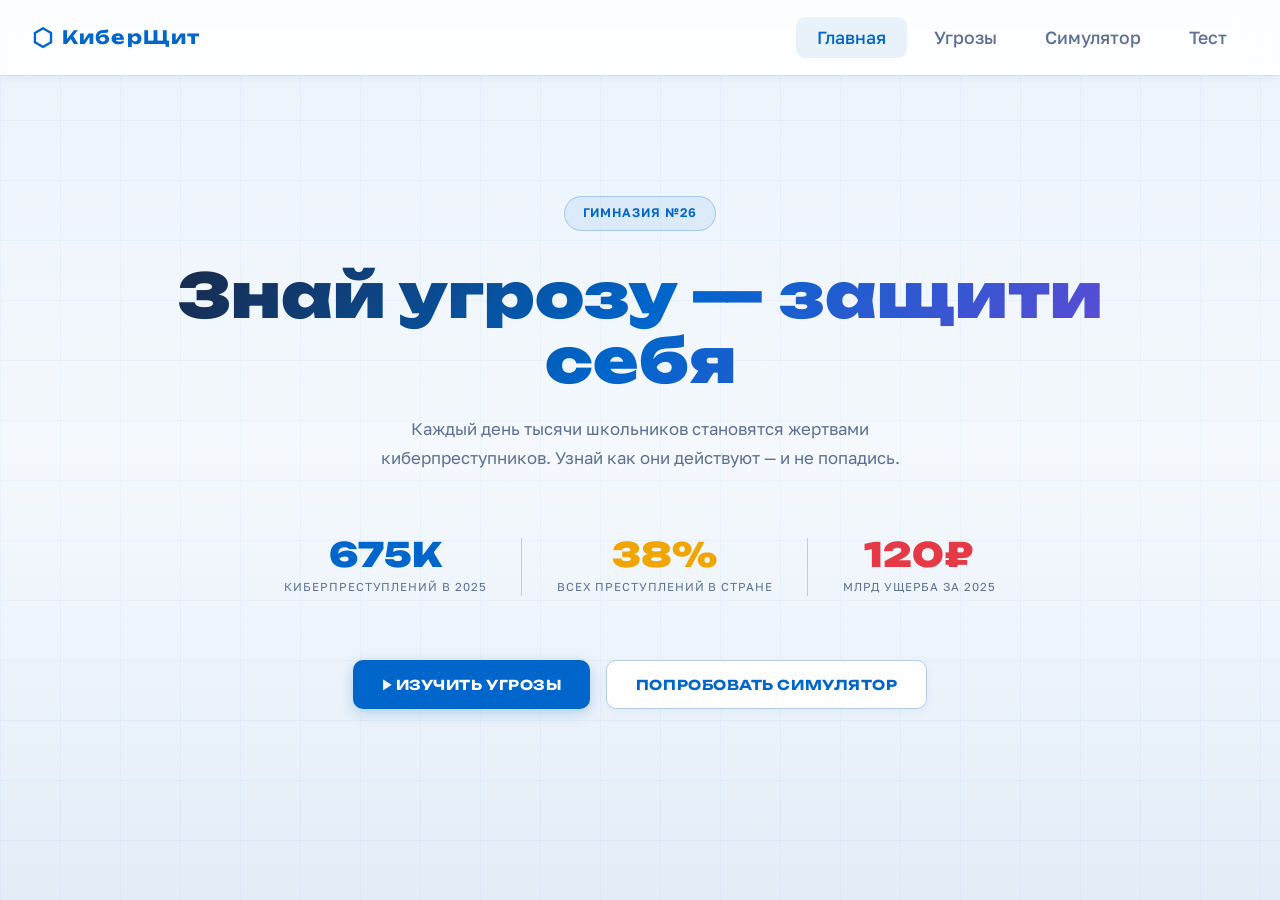
<file: index.html>
<!DOCTYPE html>
<html lang="ru">
<head>
  <meta charset="UTF-8">
  <meta name="viewport" content="width=device-width, initial-scale=1.0">
  <title>Кибербезопасность: знай и защищайся</title>
  <link href="https://fonts.googleapis.com/css2?family=Unbounded:wght@400;700;900&family=Golos+Text:wght@400;500;600&display=swap" rel="stylesheet">
  <link rel="stylesheet" href="style.css">
</head>
<body>

<nav>
  <div class="nav-logo">КиберЩит</div>
  <div class="nav-links">
    <button class="active" onclick="showSection('home')">Главная</button>
    <button onclick="showSection('threats')">Угрозы</button>
    <button onclick="showSection('simulator')">Симулятор</button>
    <button onclick="showSection('quiz')">Тест</button>
  </div>
</nav>

<!-- HOME -->
<div id="home" class="section active">
  <div class="hero">
    <div class="hero-badge">Гимназия №26</div>
    <h1>Знай угрозу — защити себя</h1>
    <p>Каждый день тысячи школьников становятся жертвами киберпреступников. Узнай как они действуют — и не попадись.</p>
    <div class="hero-stats">
      <div class="stat">
        <span class="stat-num">675K</span>
        <span class="stat-label">Киберпреступлений в 2025</span>
      </div>
      <div class="stat">
        <span class="stat-num">38%</span>
        <span class="stat-label">Всех преступлений в стране</span>
      </div>
      <div class="stat">
        <span class="stat-num">120₽</span>
        <span class="stat-label">Млрд ущерба за 2025</span>
      </div>
    </div>
    <div style="display:flex;gap:1rem;justify-content:center;flex-wrap:wrap;">
      <button class="btn-primary" onclick="showSection('threats')">▶ Изучить угрозы</button>
      <button class="btn-secondary" onclick="showSection('simulator')">Попробовать симулятор</button>
    </div>
  </div>
</div>

<!-- THREATS -->
<div id="threats" class="section">
  <div class="section-title">Виды киберугроз</div>
  <div class="section-sub">Нажми на карточку, чтобы узнать больше и как защититься</div>
  <div class="threats-grid">

    <div class="threat-card" onclick="toggleCard(this)">
      <span class="threat-icon">🎣</span>
      <span class="danger-tag danger-high">Высокий риск</span>
      <div class="threat-title">Фишинг</div>
      <div class="threat-short">Мошеннические письма и сайты, которые маскируются под настоящие, чтобы украсть твои данные.</div>
      <div class="threat-expand">Подробнее →</div>
      <div class="threat-details">
        <h4>Как распознать</h4>
        <ul>
          <li>Срочность: «Аккаунт заблокируют через 24 часа»</li>
          <li>Подозрительный адрес отправителя: <a href="/cdn-cgi/l/email-protection" class="__cf_email__" data-cfemail="63100106114e01020d08230e020a0f4d1116">[email&#160;protected]</a> вместо sberbank.ru</li>
          <li>Ссылки ведут на странные домены (goog1e.com, vk-login.net)</li>
          <li>Просят ввести пароль или данные карты</li>
        </ul>
        <h4 style="margin-top:1rem">Как защититься</h4>
        <ul>
          <li>Всегда проверяй адрес сайта в строке браузера</li>
          <li>Не переходи по ссылкам из подозрительных писем</li>
          <li>Включи двухфакторную аутентификацию</li>
          <li>Позвони в организацию напрямую, если сомневаешься</li>
        </ul>
      </div>
    </div>

    <div class="threat-card" onclick="toggleCard(this)">
      <span class="threat-icon">🦠</span>
      <span class="danger-tag danger-high">Высокий риск</span>
      <div class="threat-title">Вредоносные программы</div>
      <div class="threat-short">Вирусы, трояны и шпионское ПО, которые проникают в устройство и крадут данные или деньги.</div>
      <div class="threat-expand">Подробнее →</div>
      <div class="threat-details">
        <h4>Типы вредоносов</h4>
        <ul>
          <li>Вирусы — самокопирующиеся программы, повреждающие файлы</li>
          <li>Трояны — маскируются под полезные программы</li>
          <li>Шифровальщики — блокируют файлы и требуют выкуп</li>
          <li>Шпионское ПО — следят за твоими действиями</li>
        </ul>
        <h4 style="margin-top:1rem">Как защититься</h4>
        <ul>
          <li>Устанавливай программы только из официальных источников</li>
          <li>Используй антивирус и обновляй его</li>
          <li>Не открывай вложения из неизвестных писем</li>
          <li>Регулярно делай резервные копии файлов</li>
        </ul>
      </div>
    </div>

    <div class="threat-card" onclick="toggleCard(this)">
      <span class="threat-icon">🎭</span>
      <span class="danger-tag danger-high">Высокий риск</span>
      <div class="threat-title">Социальная инженерия</div>
      <div class="threat-short">Психологические манипуляции, которые вынуждают тебя самого раскрыть секретную информацию.</div>
      <div class="threat-expand">Подробнее →</div>
      <div class="threat-details">
        <h4>Популярные схемы</h4>
        <ul>
          <li>«Служба безопасности банка» — звонят, просят назвать CVV</li>
          <li>«Ты выиграл приз» — просят заплатить комиссию</li>
          <li>«Мама/папа, я попал в беду» — требуют перевод денег</li>
          <li>Фейковые страницы знакомых в соцсетях</li>
        </ul>
        <h4 style="margin-top:1rem">Как защититься</h4>
        <ul>
          <li>Никогда не называй пароли и коды из SMS</li>
          <li>Перезвони близкому сам, не по номеру из сообщения</li>
          <li>Банки никогда не просят данные карты по телефону</li>
          <li>Обдумывай решения — мошенники торопят специально</li>
        </ul>
      </div>
    </div>

    <div class="threat-card" onclick="toggleCard(this)">
      <span class="threat-icon">💀</span>
      <span class="danger-tag danger-med">Средний риск</span>
      <div class="threat-title">DDoS-атаки</div>
      <div class="threat-short">Перегрузка серверов потоком запросов, которая выводит сайты и сервисы из строя.</div>
      <div class="threat-expand">Подробнее →</div>
      <div class="threat-details">
        <h4>Как это работает</h4>
        <ul>
          <li>Тысячи заражённых устройств одновременно обращаются к серверу</li>
          <li>Сервер не выдерживает нагрузку и падает</li>
          <li>Твой компьютер может быть частью такой сети без твоего ведома</li>
        </ul>
        <h4 style="margin-top:1rem">Как защититься</h4>
        <ul>
          <li>Не устанавливай пиратский софт — он часто содержит трояны-ботов</li>
          <li>Обновляй операционную систему и программы</li>
          <li>Используй брандмауэр (файрвол)</li>
        </ul>
      </div>
    </div>

    <div class="threat-card" onclick="toggleCard(this)">
      <span class="threat-icon">🔐</span>
      <span class="danger-tag danger-high">Высокий риск</span>
      <div class="threat-title">Кража личных данных</div>
      <div class="threat-short">Преступники собирают твои личные данные, чтобы совершать преступления от твоего имени.</div>
      <div class="threat-expand">Подробнее →</div>
      <div class="threat-details">
        <h4>Что крадут</h4>
        <ul>
          <li>Логины и пароли от аккаунтов</li>
          <li>Данные банковских карт</li>
          <li>Паспортные данные и СНИЛС</li>
          <li>Личные фото и переписку для шантажа</li>
        </ul>
        <h4 style="margin-top:1rem">Как защититься</h4>
        <ul>
          <li>Используй уникальные пароли для каждого сайта</li>
          <li>Включи двухфакторную аутентификацию везде, где возможно</li>
          <li>Не публикуй личные данные в открытом доступе</li>
          <li>Проверяй утечки на haveibeenpwned.com</li>
        </ul>
      </div>
    </div>

    <div class="threat-card" onclick="toggleCard(this)">
      <span class="threat-icon">🤖</span>
      <span class="danger-tag danger-high">Новая угроза</span>
      <div class="threat-title">ИИ в руках мошенников</div>
      <div class="threat-short">Искусственный интеллект позволяет создавать убедительные дипфейки, голосовые клоны и фишинг нового уровня.</div>
      <div class="threat-expand">Подробнее →</div>
      <div class="threat-details">
        <h4>Как мошенники используют ИИ</h4>
        <ul>
          <li>Дипфейк-видео: подделывают лица и голоса</li>
          <li>Голосовые клоны: звонят голосом твоих родственников</li>
          <li>Персонализированные фишинговые письма</li>
          <li>Автоматические чат-боты-мошенники</li>
        </ul>
        <h4 style="margin-top:1rem">Как защититься</h4>
        <ul>
          <li>Придумай с семьёй кодовое слово для проверки</li>
          <li>Видеозвонок в незнакомом контексте — повод насторожиться</li>
          <li>Проверяй информацию из нескольких источников</li>
        </ul>
      </div>
    </div>

  </div>
  <div style="text-align:center">
    <button class="btn-primary" onclick="showSection('simulator')">Попробовать симулятор →</button>
  </div>
</div>

<!-- SIMULATOR -->
<div id="simulator" class="section">
  <div class="section-title">Симулятор угроз</div>
  <div class="section-sub">Проверь — ты бы попался? Разбери реальные схемы мошенников</div>
  <div class="sim-container">
    <div class="sim-progress" id="simProgress"></div>
    <div id="simContent"></div>
  </div>
</div>

<!-- QUIZ -->
<div id="quiz" class="section">
  <div class="section-title">Финальный тест</div>
  <div class="section-sub">10 вопросов — проверь свои знания о кибербезопасности</div>
  <div class="quiz-container" id="quizContainer"></div>
</div>

<script src="script.js"></script>
</body>
</html>
</file>
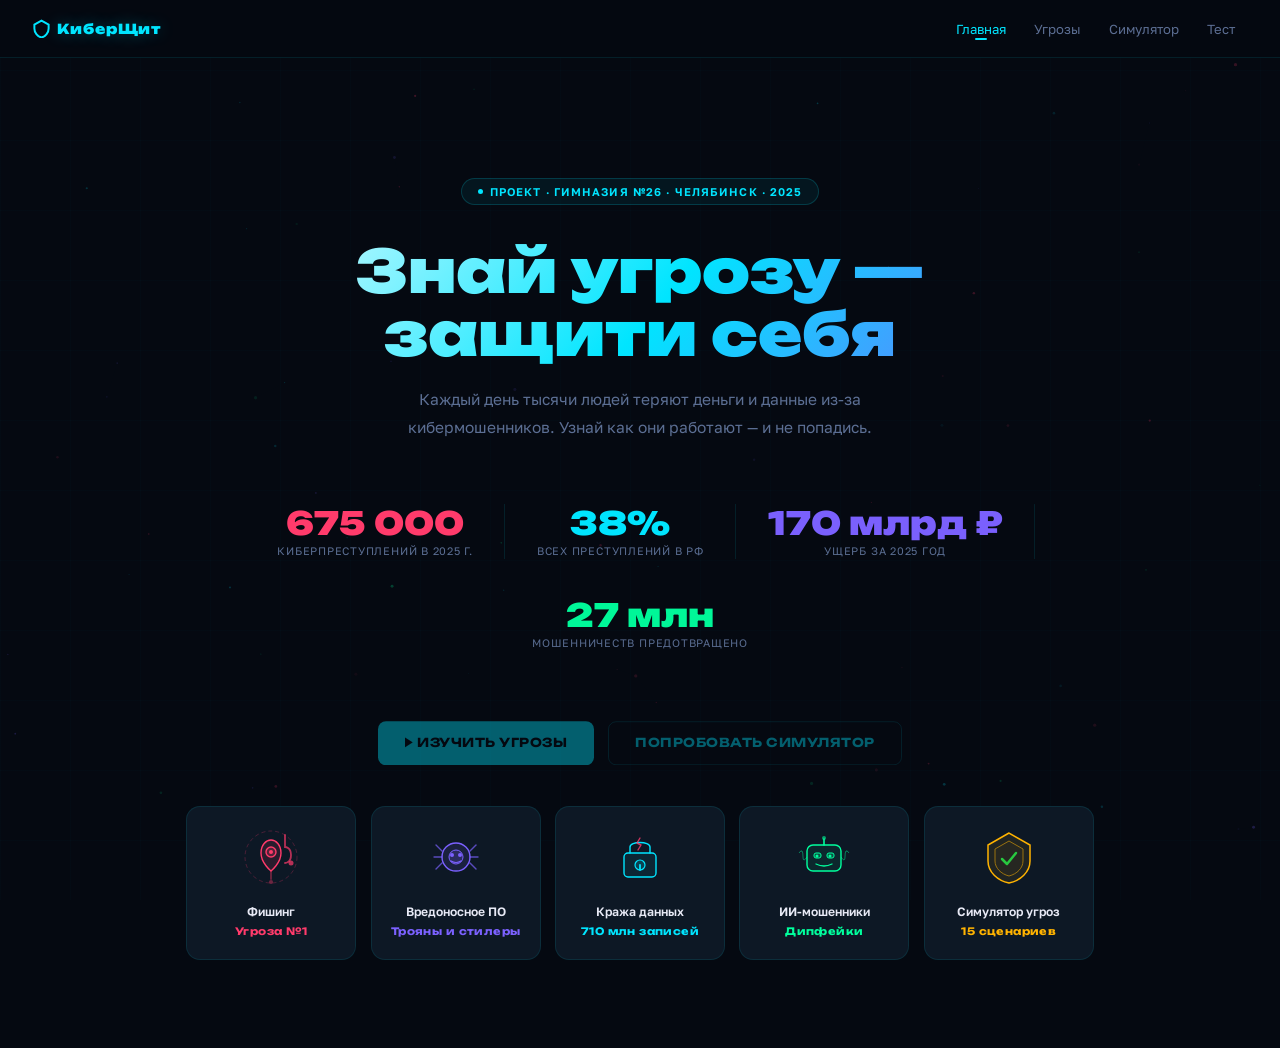
<file: init.html>
<!DOCTYPE html>
<html lang="ru">
<head>
<meta charset="UTF-8">
<meta name="viewport" content="width=device-width, initial-scale=1.0">
<title>КиберЩит — Знай угрозу, защити себя</title>
<link href="https://fonts.googleapis.com/css2?family=Unbounded:wght@400;700;900&family=Golos+Text:wght@400;500;600&display=swap" rel="stylesheet">
<script src="https://cdnjs.cloudflare.com/ajax/libs/gsap/3.12.2/gsap.min.js"></script>
<style>
:root{
  --bg:#050911;--card:#0d1825;--card2:#13243a;
  --ac:#00e5ff;--r:#ff3b6b;--p:#7b61ff;--g:#00ff9d;--y:#ffb300;
  --tx:#e8eaf6;--dim:#5c6f94;--br:rgba(0,229,255,0.1);
}
*{margin:0;padding:0;box-sizing:border-box}
html{scroll-behavior:smooth}
body{background:var(--bg);color:var(--tx);font-family:'Golos Text',sans-serif;overflow-x:hidden}
body::before{content:'';position:fixed;inset:0;z-index:0;pointer-events:none;
  background-image:linear-gradient(rgba(0,229,255,.016) 1px,transparent 1px),
  linear-gradient(90deg,rgba(0,229,255,.016) 1px,transparent 1px);
  background-size:70px 70px}
#cv{position:fixed;inset:0;z-index:0;pointer-events:none;opacity:.45}

/* NAV */
nav{position:sticky;top:0;z-index:100;height:58px;
  background:rgba(5,9,17,.88);backdrop-filter:blur(18px);
  border-bottom:1px solid var(--br);padding:0 2rem;
  display:flex;align-items:center;justify-content:space-between}
.logo{font-family:'Unbounded',sans-serif;font-weight:900;font-size:.86rem;
  color:var(--ac);display:flex;align-items:center;gap:.4rem;
  letter-spacing:.06em;text-shadow:0 0 16px rgba(0,229,255,.3)}
.logo svg{width:19px;height:19px}
.nb{display:flex;gap:.1rem}
.nb button{background:none;border:none;color:var(--dim);
  font-family:'Golos Text',sans-serif;font-size:.82rem;
  padding:.36rem .82rem;border-radius:6px;cursor:pointer;transition:all .18s;position:relative}
.nb button::after{content:'';position:absolute;bottom:2px;left:50%;
  transform:translateX(-50%) scaleX(0);width:12px;height:2px;
  background:var(--ac);border-radius:2px;transition:transform .28s}
.nb button:hover,.nb button.on{color:var(--ac)}
.nb button.on::after{transform:translateX(-50%) scaleX(1)}

/* SECTION */
.sec{display:none;position:relative;z-index:1;
  min-height:calc(100vh - 58px);padding:3rem 2rem;
  max-width:1080px;margin:0 auto}
.sec.on{display:block}

/* ── HERO ── */
.hero{text-align:center;padding:4.5rem 1rem 3rem}
.badge{display:inline-flex;align-items:center;gap:.45rem;
  background:rgba(0,229,255,.06);border:1px solid rgba(0,229,255,.18);
  border-radius:100px;padding:.35rem .95rem;font-size:.7rem;color:var(--ac);
  letter-spacing:.1em;text-transform:uppercase;margin-bottom:2.2rem;font-weight:600;
  opacity:0;transform:translateY(18px)}
.bdot{width:5px;height:5px;border-radius:50%;background:var(--ac);animation:bd 2s infinite}
@keyframes bd{0%,100%{opacity:1}50%{opacity:.15}}
h1{font-family:'Unbounded',sans-serif;font-size:clamp(1.85rem,5vw,3.7rem);
  font-weight:900;line-height:1.06;margin-bottom:1.3rem;
  background:linear-gradient(130deg,#fff 0%,var(--ac) 52%,var(--p) 100%);
  -webkit-background-clip:text;-webkit-text-fill-color:transparent;background-clip:text;
  opacity:0;transform:translateY(26px)}
.hp{font-size:.97rem;color:var(--dim);max-width:490px;margin:0 auto 2.8rem;
  line-height:1.78;opacity:0;transform:translateY(16px)}

/* STATS ROW — static, no counting animation */
.srow{display:flex;justify-content:center;flex-wrap:wrap;margin-bottom:2.8rem;gap:0}
.st{padding:1.3rem 2rem;position:relative;opacity:0;transform:translateY(12px)}
.st:not(:last-child)::after{content:'';position:absolute;right:0;top:20%;
  height:60%;width:1px;background:var(--br)}
.stn{font-family:'Unbounded',sans-serif;font-size:2rem;font-weight:900;
  display:block;line-height:1}
.stl{font-size:.68rem;color:var(--dim);text-transform:uppercase;
  letter-spacing:.07em;margin-top:.32rem;display:block}
.cr{color:var(--r)}.ca{color:var(--ac)}.cp{color:var(--p)}.cg{color:var(--g)}.cy{color:var(--y)}

.hb{display:flex;gap:.9rem;justify-content:center;flex-wrap:wrap;
  opacity:0;transform:translateY(12px)}
.btnp{display:inline-flex;align-items:center;gap:.5rem;
  background:var(--ac);color:#050911;font-family:'Unbounded',sans-serif;
  font-size:.77rem;font-weight:700;padding:.82rem 1.65rem;border-radius:8px;
  border:none;cursor:pointer;transition:all .22s;letter-spacing:.04em;
  text-transform:uppercase;position:relative;overflow:hidden}
.btnp::after{content:'';position:absolute;inset:0;
  background:linear-gradient(90deg,transparent,rgba(255,255,255,.2),transparent);
  transform:translateX(-100%);transition:transform .5s}
.btnp:hover::after{transform:translateX(100%)}
.btnp:hover{background:#26edff;transform:translateY(-2px);
  box-shadow:0 7px 26px rgba(0,229,255,.35)}
.btns{display:inline-flex;align-items:center;gap:.5rem;
  background:transparent;color:var(--ac);font-family:'Unbounded',sans-serif;
  font-size:.77rem;font-weight:700;padding:.82rem 1.65rem;border-radius:8px;
  border:1px solid rgba(0,229,255,.26);cursor:pointer;transition:all .22s;
  letter-spacing:.04em;text-transform:uppercase}
.btns:hover{background:rgba(0,229,255,.07);border-color:var(--ac);transform:translateY(-2px)}

/* VISUAL ICON STRIP */
.vstrip{display:flex;justify-content:center;gap:.9rem;flex-wrap:wrap;
  padding:0 0 2.5rem;position:relative;z-index:1}
.vc{background:var(--card);border:1px solid var(--br);border-radius:14px;
  padding:1.3rem 1rem;text-align:center;cursor:pointer;transition:all .28s;
  flex:1;min-width:120px;max-width:170px}
.vc:hover{border-color:rgba(0,229,255,.28);background:var(--card2);
  transform:translateY(-4px);box-shadow:0 8px 28px rgba(0,229,255,.09)}
.vc svg{width:60px;height:60px;margin-bottom:.7rem}
.vcl{font-size:.76rem;font-weight:600;color:var(--tx);line-height:1.4;margin-bottom:.35rem}
.vcv{font-family:'Unbounded',sans-serif;font-size:.64rem;font-weight:700;letter-spacing:.04em}

/* SECTION LABELS */
.stitle{font-family:'Unbounded',sans-serif;font-size:1.45rem;font-weight:700;margin-bottom:.32rem}
.ssub{color:var(--dim);margin-bottom:2rem;font-size:.88rem}

/* THREAT GRID */
.tgrid{display:grid;grid-template-columns:repeat(auto-fill,minmax(290px,1fr));
  gap:1.1rem;margin-bottom:2.5rem}
/* KEY FIX: no overflow:hidden, icon in its own block-level container */
.tcard{background:var(--card);border:1px solid var(--br);border-radius:14px;
  padding:1.4rem;cursor:pointer;transition:border-color .28s,background .28s,
  transform .28s,box-shadow .28s;position:relative}
.tcard:hover{border-color:rgba(0,229,255,.28);background:var(--card2);
  transform:translateY(-3px);box-shadow:0 9px 32px rgba(0,229,255,.09)}
.tcard.exp{border-color:var(--ac);background:var(--card2);
  box-shadow:0 0 26px rgba(0,229,255,.13)}
/* Illustration inside card */
.tsvg{display:block;width:80px;height:80px;margin:0 0 .75rem}
.dtag{display:inline-block;padding:.16rem .52rem;border-radius:4px;
  font-size:.67rem;font-weight:700;text-transform:uppercase;letter-spacing:.07em;
  margin-bottom:.6rem}
.dh{background:rgba(255,59,107,.1);color:var(--r);border:1px solid rgba(255,59,107,.2)}
.dm{background:rgba(255,179,0,.08);color:var(--y);border:1px solid rgba(255,179,0,.18)}
.dn{background:rgba(123,97,255,.1);color:var(--p);border:1px solid rgba(123,97,255,.2)}
.ttitle{font-family:'Unbounded',sans-serif;font-size:.91rem;font-weight:700;margin-bottom:.36rem}
.tshort{font-size:.82rem;color:var(--dim);line-height:1.6;margin-bottom:.6rem}
.texp{font-size:.71rem;color:var(--ac);letter-spacing:.07em;text-transform:uppercase;
  font-weight:600;display:flex;align-items:center;gap:.28rem}
.tarr{display:inline-block;transition:transform .28s}
.tcard.exp .tarr{transform:rotate(180deg)}
.td{display:none;margin-top:.85rem;padding-top:.85rem;border-top:1px solid var(--br)}
.tcard.exp .td{display:block}
.td h4{font-size:.7rem;color:var(--r);text-transform:uppercase;
  letter-spacing:.08em;margin-bottom:.42rem;margin-top:.7rem;font-weight:600}
.td h4:first-child{margin-top:0}
.td ul{list-style:none}
.td li{font-size:.8rem;color:var(--dim);padding:.25rem 0 .25rem 1rem;
  position:relative;line-height:1.5}
.td li::before{content:'→';position:absolute;left:0;color:var(--ac);font-size:.68rem}

/* SIMULATOR */
.spb{display:flex;gap:.3rem;margin-bottom:1.6rem}
.spbs{height:3px;flex:1;border-radius:2px;background:rgba(255,255,255,.06);transition:background .38s}
.spbs.done{background:var(--ac)}.spbs.curr{background:var(--p);animation:pba 1.5s ease-in-out infinite}
@keyframes pba{0%,100%{opacity:1}50%{opacity:.3}}
.scard{background:var(--card);border:1px solid var(--br);border-radius:13px;
  overflow:hidden;margin-bottom:1.2rem;animation:sIn .3s ease}
@keyframes sIn{from{opacity:0;transform:translateY(10px)}to{opacity:1;transform:translateY(0)}}
.stbar{padding:.7rem 1.2rem;background:var(--card2);border-bottom:1px solid var(--br);
  display:flex;align-items:center;gap:.45rem}
.wd{width:8px;height:8px;border-radius:50%}
.wr2{background:#ff5f57}.wy2{background:#febc2e}.wg2{background:#28c840}
.sttl{margin-left:.35rem;font-size:.77rem;color:var(--dim)}
.sfr{margin-left:auto;font-size:.72rem;color:var(--p)}
.sbdy{padding:1.2rem}
.ssub2{font-weight:600;font-size:.91rem;margin-bottom:.85rem}
.smsg{background:var(--bg);border:1px solid var(--br);border-radius:8px;
  padding:.95rem 1.1rem;font-size:.85rem;line-height:1.75;white-space:pre-line;margin-bottom:1.1rem}
.hr{color:var(--r);background:rgba(255,59,107,.1);padding:1px 3px;border-radius:3px;font-weight:600}
.hy{color:var(--y);background:rgba(255,179,0,.09);padding:1px 3px;border-radius:3px}
.hg{color:var(--g);background:rgba(0,255,157,.07);padding:1px 3px;border-radius:3px}
.sctr{font-family:'Unbounded',sans-serif;font-size:.75rem;color:var(--p);margin-bottom:.85rem}
.sq{font-size:.93rem;font-weight:600;margin-bottom:.8rem;line-height:1.5}
.sopts{display:flex;flex-direction:column;gap:.55rem}
.sopt{background:var(--card2);border:1px solid var(--br);border-radius:8px;
  padding:.82rem .95rem;font-size:.84rem;color:var(--tx);cursor:pointer;
  transition:all .18s;text-align:left;font-family:'Golos Text',sans-serif;
  display:flex;align-items:center;gap:.62rem}
.sopt:hover:not(:disabled){border-color:rgba(0,229,255,.3);background:rgba(0,229,255,.05);
  transform:translateX(4px)}
.sopt.oka{border-color:#28c840;background:rgba(40,200,64,.08);color:#2dcc44}
.sopt.erra{border-color:var(--r);background:rgba(255,59,107,.08);color:var(--r)}
.sopt:disabled{cursor:default;transform:none!important}
.olbl{width:24px;height:24px;border-radius:5px;background:rgba(255,255,255,.04);
  display:flex;align-items:center;justify-content:center;font-size:.7rem;
  font-weight:700;flex-shrink:0;font-family:'Unbounded',sans-serif}
/* KEY FIX: no CSS animation on .sfb — use only GSAP so it stays visible */
.sfb{display:none;background:var(--card2);border-radius:8px;
  padding:.95rem 1.1rem;margin-top:.8rem;font-size:.82rem;line-height:1.65;
  border-left:3px solid var(--ac)}
.sfb.vis{display:block}
.sfb.fok{border-color:#28c840}.sfb.ferr{border-color:var(--r)}
.fbt{font-weight:700;margin-bottom:.28rem;font-size:.85rem}
.snav{display:flex;justify-content:flex-end;margin-top:1rem}

/* QUIZ */
.qcard{background:var(--card);border:1px solid var(--br);border-radius:13px;
  padding:1.5rem;margin-bottom:.8rem;transition:border-color .28s}
.qcard.qa{border-color:rgba(0,229,255,.17)}
.qnum{font-family:'Unbounded',sans-serif;font-size:.68rem;color:var(--p);
  text-transform:uppercase;letter-spacing:.08em;margin-bottom:.75rem}
.qq{font-size:.93rem;font-weight:600;line-height:1.5;margin-bottom:1.05rem}
.qopts{display:flex;flex-direction:column;gap:.48rem}
.qopt{background:var(--card2);border:1px solid var(--br);border-radius:7px;
  padding:.72rem .9rem;font-size:.84rem;color:var(--tx);cursor:pointer;
  transition:all .18s;text-align:left;font-family:'Golos Text',sans-serif;
  display:flex;align-items:center;gap:.58rem}
.qopt:hover:not(:disabled){border-color:rgba(123,97,255,.38);background:rgba(123,97,255,.07)}
.qopt.sel{border-color:var(--p);background:rgba(123,97,255,.1)}
.qopt.qok{border-color:#28c840;background:rgba(40,200,64,.08);color:#2dcc44}
.qopt.qerr{border-color:var(--r);background:rgba(255,59,107,.08);color:var(--r)}
.qopt:disabled{cursor:default;transform:none!important}
.qsub{text-align:center;margin-top:1.7rem}

/* RESULTS */
.rbox{max-width:540px;margin:0 auto;text-align:center}
.rring{width:155px;height:155px;border-radius:50%;border:2px solid var(--ac);
  display:flex;flex-direction:column;align-items:center;justify-content:center;
  margin:0 auto 1.6rem;position:relative}
.rring::before{content:'';position:absolute;inset:-7px;border-radius:50%;
  border:1px solid rgba(0,229,255,.07)}
.rnum{font-family:'Unbounded',sans-serif;font-size:2.9rem;font-weight:900;
  color:var(--ac);line-height:1}
.rof{font-size:.78rem;color:var(--dim)}
.rtitle{font-family:'Unbounded',sans-serif;font-size:1.25rem;font-weight:700;margin-bottom:.55rem}
.rdesc{color:var(--dim);font-size:.88rem;line-height:1.72;margin-bottom:1.5rem}
.tbox{background:var(--card);border:1px solid var(--br);border-radius:11px;
  padding:1.2rem;text-align:left;margin-bottom:1.7rem}
.tbox h4{font-family:'Unbounded',sans-serif;font-size:.73rem;color:var(--ac);
  margin-bottom:.82rem;text-transform:uppercase;letter-spacing:.06em}
.trow{display:flex;gap:.6rem;align-items:flex-start;padding:.36rem 0;
  font-size:.82rem;color:var(--dim);line-height:1.5}
.tico2{font-size:.9rem;flex-shrink:0;margin-top:2px}
.bgrp{display:flex;gap:.8rem;justify-content:center;flex-wrap:wrap}

@media(max-width:580px){
  nav{padding:0 1rem}
  .nb button{padding:.32rem .45rem;font-size:.74rem}
  .sec{padding:1.8rem .9rem}
  .st{padding:1rem 1.3rem}
  .stn{font-size:1.6rem}
  .vc{min-width:100px;padding:1rem .7rem}
}
::-webkit-scrollbar{width:4px}
::-webkit-scrollbar-track{background:var(--bg)}
::-webkit-scrollbar-thumb{background:var(--card2);border-radius:2px}
</style>
</head>
<body>
<canvas id="cv"></canvas>

<nav>
  <div class="logo">
    <svg viewBox="0 0 24 24" fill="none" stroke="currentColor" stroke-width="2.5">
      <path d="M12 2L3 7v5c0 5.25 3.75 10.15 9 11.35C17.25 22.15 21 17.25 21 12V7L12 2z"/>
    </svg>
    КиберЩит
  </div>
  <div class="nb">
    <button class="on" onclick="go('home')">Главная</button>
    <button onclick="go('threats')">Угрозы</button>
    <button onclick="go('sim')">Симулятор</button>
    <button onclick="go('quiz')">Тест</button>
  </div>
</nav>

<!-- ══════════ HOME ══════════ -->
<div id="home" class="sec on">
  <div class="hero">
    <div class="badge"><span class="bdot"></span>Проект · Гимназия №26 · Челябинск · 2025</div>
    <h1>Знай угрозу —<br>защити себя</h1>
    <p class="hp">Каждый день тысячи людей теряют деньги и данные из-за кибермошенников. Узнай как они работают — и не попадись.</p>

    <!-- STATIC stats — no counting animation -->
    <div class="srow">
      <div class="st">
        <span class="stn cr">675 000</span>
        <span class="stl">Киберпреступлений в 2025 г.</span>
      </div>
      <div class="st">
        <span class="stn ca">38%</span>
        <span class="stl">Всех преступлений в РФ</span>
      </div>
      <div class="st">
        <span class="stn cp">170 млрд ₽</span>
        <span class="stl">Ущерб за 2025 год</span>
      </div>
      <div class="st">
        <span class="stn cg">27 млн</span>
        <span class="stl">Мошенничеств предотвращено</span>
      </div>
    </div>

    <div class="hb">
      <button class="btnp" onclick="go('threats')">▶ Изучить угрозы</button>
      <button class="btns" onclick="go('sim')">Попробовать симулятор</button>
    </div>
  </div>

  <!-- Visual strip with inline SVG illustrations -->
  <div class="vstrip">

    <div class="vc" onclick="go('threats')">
      <svg viewBox="0 0 60 60" fill="none" xmlns="http://www.w3.org/2000/svg">
        <!-- Fishing hook phishing illustration -->
        <circle cx="30" cy="30" r="26" stroke="#ff3b6b" stroke-width="1" stroke-dasharray="4 3" opacity=".25"/>
        <path d="M20 26C20 18 25 13 30 13C35 13 40 18 40 26C40 36 30 44 30 44C30 44 20 36 20 26Z" fill="rgba(255,59,107,0.12)" stroke="#ff3b6b" stroke-width="1.4"/>
        <circle cx="30" cy="25" r="5" fill="rgba(255,59,107,0.2)" stroke="#ff3b6b" stroke-width="1.4"/>
        <circle cx="30" cy="25" r="2" fill="#ff3b6b"/>
        <line x1="30" y1="44" x2="30" y2="52" stroke="#ff3b6b" stroke-width="1.8" stroke-linecap="round" opacity=".4"/>
        <circle cx="30" cy="55" r="2" fill="#ff3b6b" opacity=".4"/>
        <!-- hook -->
        <path d="M44 8 L44 20 C44 20 50 20 50 28 C50 36 44 36 44 36" stroke="#ff3b6b" stroke-width="1.8" stroke-linecap="round" fill="none" opacity=".7"/>
        <circle cx="50" cy="36" r="2.5" fill="#ff3b6b" opacity=".7"/>
      </svg>
      <div class="vcl">Фишинг</div>
      <div class="vcv cr">Угроза №1</div>
    </div>

    <div class="vc" onclick="go('threats')">
      <svg viewBox="0 0 60 60" fill="none" xmlns="http://www.w3.org/2000/svg">
        <!-- Virus / malware bug -->
        <circle cx="30" cy="30" r="14" fill="rgba(123,97,255,0.12)" stroke="#7b61ff" stroke-width="1.4"/>
        <circle cx="30" cy="30" r="7" fill="rgba(123,97,255,0.18)" stroke="#7b61ff" stroke-width="1"/>
        <!-- legs -->
        <line x1="16" y1="24" x2="10" y2="18" stroke="#7b61ff" stroke-width="1.4" stroke-linecap="round" opacity=".7"/>
        <line x1="16" y1="30" x2="8" y2="30" stroke="#7b61ff" stroke-width="1.4" stroke-linecap="round" opacity=".7"/>
        <line x1="16" y1="36" x2="10" y2="42" stroke="#7b61ff" stroke-width="1.4" stroke-linecap="round" opacity=".7"/>
        <line x1="44" y1="24" x2="50" y2="18" stroke="#7b61ff" stroke-width="1.4" stroke-linecap="round" opacity=".7"/>
        <line x1="44" y1="30" x2="52" y2="30" stroke="#7b61ff" stroke-width="1.4" stroke-linecap="round" opacity=".7"/>
        <line x1="44" y1="36" x2="50" y2="42" stroke="#7b61ff" stroke-width="1.4" stroke-linecap="round" opacity=".7"/>
        <!-- eyes -->
        <circle cx="26" cy="28" r="2" fill="#7b61ff"/>
        <circle cx="34" cy="28" r="2" fill="#7b61ff"/>
        <path d="M25 34 Q30 37 35 34" stroke="#7b61ff" stroke-width="1.2" stroke-linecap="round" fill="none"/>
      </svg>
      <div class="vcl">Вредоносное ПО</div>
      <div class="vcv cp">Трояны и стилеры</div>
    </div>

    <div class="vc" onclick="go('threats')">
      <svg viewBox="0 0 60 60" fill="none" xmlns="http://www.w3.org/2000/svg">
        <!-- Lock / data theft -->
        <rect x="14" y="26" width="32" height="24" rx="4" fill="rgba(0,229,255,0.07)" stroke="#00e5ff" stroke-width="1.4"/>
        <path d="M20 26 L20 20 C20 14 40 14 40 20 L40 26" stroke="#00e5ff" stroke-width="1.4" stroke-linecap="round" fill="none"/>
        <circle cx="30" cy="38" r="5" fill="rgba(0,229,255,0.15)" stroke="#00e5ff" stroke-width="1.2"/>
        <line x1="30" y1="38" x2="30" y2="43" stroke="#00e5ff" stroke-width="1.8" stroke-linecap="round"/>
        <!-- crack -->
        <path d="M30 11 L27 16 L31 18 L28 23" stroke="#ff3b6b" stroke-width="1.4" stroke-linecap="round" stroke-linejoin="round" opacity=".8"/>
      </svg>
      <div class="vcl">Кража данных</div>
      <div class="vcv ca">710 млн записей</div>
    </div>

    <div class="vc" onclick="go('threats')">
      <svg viewBox="0 0 60 60" fill="none" xmlns="http://www.w3.org/2000/svg">
        <!-- AI robot face -->
        <rect x="13" y="18" width="34" height="26" rx="6" fill="rgba(0,255,157,0.07)" stroke="#00ff9d" stroke-width="1.4"/>
        <!-- eyes -->
        <rect x="20" y="26" width="7" height="5" rx="2" fill="rgba(0,255,157,0.2)" stroke="#00ff9d" stroke-width="1"/>
        <rect x="33" y="26" width="7" height="5" rx="2" fill="rgba(0,255,157,0.2)" stroke="#00ff9d" stroke-width="1"/>
        <circle cx="23" cy="29" r="1.5" fill="#00ff9d"/>
        <circle cx="36" cy="29" r="1.5" fill="#00ff9d"/>
        <!-- mouth -->
        <path d="M22 37 Q30 41 38 37" stroke="#00ff9d" stroke-width="1.3" stroke-linecap="round" fill="none"/>
        <!-- antenna -->
        <line x1="30" y1="12" x2="30" y2="18" stroke="#00ff9d" stroke-width="1.6" stroke-linecap="round"/>
        <circle cx="30" cy="11" r="2" fill="#00ff9d" opacity=".6"/>
        <!-- signal waves -->
        <path d="M5 26 Q9 20 9 30 Q9 36 13 30" stroke="#00ff9d" stroke-width="1" fill="none" opacity=".45"/>
        <path d="M55 26 Q51 20 51 30 Q51 36 47 30" stroke="#00ff9d" stroke-width="1" fill="none" opacity=".45"/>
      </svg>
      <div class="vcl">ИИ-мошенники</div>
      <div class="vcv cg">Дипфейки</div>
    </div>

    <div class="vc" onclick="go('sim')">
      <svg viewBox="0 0 60 60" fill="none" xmlns="http://www.w3.org/2000/svg">
        <!-- Shield with checkmark -->
        <path d="M30 6 L9 18 L9 34 C9 45 18.5 53.5 30 56 C41.5 53.5 51 45 51 34 L51 18 Z" fill="rgba(255,179,0,0.08)" stroke="#ffb300" stroke-width="1.5"/>
        <path d="M30 14 L16 22 L16 34 C16 41 22 47 30 49 C38 47 44 41 44 34 L44 22 Z" fill="rgba(255,179,0,0.05)" stroke="#ffb300" stroke-width="1" opacity=".55"/>
        <path d="M23 32 L28 37 L37 26" stroke="#28c840" stroke-width="2.5" stroke-linecap="round" stroke-linejoin="round"/>
      </svg>
      <div class="vcl">Симулятор угроз</div>
      <div class="vcv cy">15 сценариев</div>
    </div>

  </div>
</div>

<!-- ══════════ THREATS ══════════ -->
<div id="threats" class="sec">
  <div class="stitle">Виды киберугроз</div>
  <div class="ssub">Нажми на карточку — узнай как распознать угрозу и защититься</div>
  <div class="tgrid">

    <div class="tcard" onclick="togT(this)">
      <svg class="tsvg" viewBox="0 0 80 80" fill="none">
        <circle cx="40" cy="40" r="34" stroke="#ff3b6b" stroke-width="1" stroke-dasharray="5 4" opacity=".2"/>
        <path d="M26 34C26 24 32 18 40 18C48 18 54 24 54 34C54 46 40 57 40 57C40 57 26 46 26 34Z" fill="rgba(255,59,107,0.1)" stroke="#ff3b6b" stroke-width="1.5"/>
        <circle cx="40" cy="32" r="7" fill="rgba(255,59,107,0.18)" stroke="#ff3b6b" stroke-width="1.4"/>
        <circle cx="40" cy="32" r="3" fill="#ff3b6b"/>
        <!-- hook line -->
        <path d="M58 10 L58 26 C58 26 66 26 66 36 C66 46 58 46 58 46" stroke="#ff3b6b" stroke-width="2" stroke-linecap="round" fill="none" opacity=".6"/>
        <circle cx="66" cy="46" r="3" fill="#ff3b6b" opacity=".6"/>
        <text x="8" y="16" font-size="8" fill="#ff3b6b" opacity=".5" font-family="monospace">@fake.ru</text>
      </svg>
      <span class="dtag dh">Высокий риск</span>
      <div class="ttitle">Фишинг</div>
      <div class="tshort">Поддельные письма и сайты, маскирующиеся под банки и сервисы, чтобы украсть данные.</div>
      <div class="texp">Подробнее <span class="tarr">↓</span></div>
      <div class="td">
        <h4>Как распознать</h4>
        <ul>
          <li>Срочность: «аккаунт заблокируют через 24 часа»</li>
          <li>Чужой домен отправителя: sber-bank@mail.ru</li>
          <li>Ссылка искажена: g00gle.com, vk-login.net</li>
          <li>Просят ввести пароль или данные карты</li>
        </ul>
        <h4>Как защититься</h4>
        <ul>
          <li>Проверяй URL в адресной строке браузера</li>
          <li>Не переходи по ссылкам из писем — набирай адрес вручную</li>
          <li>Включи двухфакторную аутентификацию</li>
          <li>При сомнениях звони в организацию напрямую</li>
        </ul>
      </div>
    </div>

    <div class="tcard" onclick="togT(this)">
      <svg class="tsvg" viewBox="0 0 80 80" fill="none">
        <circle cx="40" cy="40" r="18" fill="rgba(123,97,255,0.1)" stroke="#7b61ff" stroke-width="1.5"/>
        <circle cx="40" cy="40" r="9" fill="rgba(123,97,255,0.18)" stroke="#7b61ff" stroke-width="1.1"/>
        <line x1="22" y1="30" x2="13" y2="22" stroke="#7b61ff" stroke-width="1.6" stroke-linecap="round" opacity=".7"/>
        <line x1="22" y1="40" x2="11" y2="40" stroke="#7b61ff" stroke-width="1.6" stroke-linecap="round" opacity=".7"/>
        <line x1="22" y1="50" x2="13" y2="58" stroke="#7b61ff" stroke-width="1.6" stroke-linecap="round" opacity=".7"/>
        <line x1="58" y1="30" x2="67" y2="22" stroke="#7b61ff" stroke-width="1.6" stroke-linecap="round" opacity=".7"/>
        <line x1="58" y1="40" x2="69" y2="40" stroke="#7b61ff" stroke-width="1.6" stroke-linecap="round" opacity=".7"/>
        <line x1="58" y1="50" x2="67" y2="58" stroke="#7b61ff" stroke-width="1.6" stroke-linecap="round" opacity=".7"/>
        <circle cx="35" cy="37" r="2.5" fill="#7b61ff"/>
        <circle cx="45" cy="37" r="2.5" fill="#7b61ff"/>
        <path d="M33 46 Q40 50 47 46" stroke="#7b61ff" stroke-width="1.3" stroke-linecap="round" fill="none"/>
      </svg>
      <span class="dtag dh">Высокий риск</span>
      <div class="ttitle">Вредоносное ПО</div>
      <div class="tshort">Вирусы, трояны, шифровальщики и стилеры — крадут данные или блокируют устройство.</div>
      <div class="texp">Подробнее <span class="tarr">↓</span></div>
      <div class="td">
        <h4>Типы угроз</h4>
        <ul>
          <li>Трояны — маскируются под полезные программы</li>
          <li>Шифровальщики — блокируют файлы и требуют выкуп</li>
          <li>Стилеры — крадут пароли из браузера</li>
          <li>Шпионское ПО — тайно следит за действиями</li>
        </ul>
        <h4>Как защититься</h4>
        <ul>
          <li>Скачивай только из официальных источников</li>
          <li>Регулярно обновляй антивирус и ОС</li>
          <li>Не открывай вложения из неизвестных писем</li>
          <li>Делай резервные копии важных файлов</li>
        </ul>
      </div>
    </div>

    <div class="tcard" onclick="togT(this)">
      <svg class="tsvg" viewBox="0 0 80 80" fill="none">
        <!-- Theatre masks - social engineering -->
        <ellipse cx="28" cy="38" rx="16" ry="18" fill="rgba(255,179,0,0.1)" stroke="#ffb300" stroke-width="1.5"/>
        <ellipse cx="52" cy="38" rx="16" ry="18" fill="rgba(255,59,107,0.1)" stroke="#ff3b6b" stroke-width="1.5"/>
        <circle cx="23" cy="34" r="2.5" fill="#ffb300" opacity=".8"/>
        <circle cx="33" cy="34" r="2.5" fill="#ffb300" opacity=".8"/>
        <path d="M22 43 Q28 47 34 43" stroke="#ffb300" stroke-width="1.5" stroke-linecap="round" fill="none"/>
        <circle cx="47" cy="34" r="2.5" fill="#ff3b6b" opacity=".8"/>
        <circle cx="57" cy="34" r="2.5" fill="#ff3b6b" opacity=".8"/>
        <path d="M46 46 Q52 42 58 46" stroke="#ff3b6b" stroke-width="1.5" stroke-linecap="round" fill="none"/>
        <line x1="28" y1="20" x2="28" y2="14" stroke="#ffb300" stroke-width="1.4" stroke-linecap="round" opacity=".5"/>
        <line x1="52" y1="20" x2="52" y2="14" stroke="#ff3b6b" stroke-width="1.4" stroke-linecap="round" opacity=".5"/>
      </svg>
      <span class="dtag dh">Высокий риск</span>
      <div class="ttitle">Социальная инженерия</div>
      <div class="tshort">Психологические манипуляции — тебя вынуждают самого раскрыть секретную информацию.</div>
      <div class="texp">Подробнее <span class="tarr">↓</span></div>
      <div class="td">
        <h4>Популярные схемы</h4>
        <ul>
          <li>«Служба безопасности банка» — просят CVV и код из SMS</li>
          <li>«Ты выиграл приз» — просят оплатить комиссию</li>
          <li>«Мама, я в беде» — просят срочный перевод</li>
          <li>Фейковые профили знакомых в соцсетях</li>
        </ul>
        <h4>Как защититься</h4>
        <ul>
          <li>Никогда и никому не называй коды из SMS</li>
          <li>Перезвони близкому сам по известному номеру</li>
          <li>Мошенники торопят специально — не торопись в ответ</li>
        </ul>
      </div>
    </div>

    <div class="tcard" onclick="togT(this)">
      <svg class="tsvg" viewBox="0 0 80 80" fill="none">
        <!-- Server under DDoS -->
        <rect x="20" y="24" width="40" height="10" rx="3" fill="rgba(0,229,255,0.07)" stroke="#00e5ff" stroke-width="1.3"/>
        <rect x="20" y="38" width="40" height="10" rx="3" fill="rgba(0,229,255,0.07)" stroke="#00e5ff" stroke-width="1.3"/>
        <rect x="20" y="52" width="40" height="10" rx="3" fill="rgba(0,229,255,0.07)" stroke="#00e5ff" stroke-width="1.3"/>
        <circle cx="54" cy="29" r="2" fill="#28c840"/>
        <circle cx="54" cy="43" r="2" fill="#ffb300"/>
        <circle cx="54" cy="57" r="2" fill="#ff3b6b"/>
        <!-- incoming attack arrows -->
        <path d="M8 12 L22 26" stroke="#ff3b6b" stroke-width="1.4" stroke-linecap="round" marker-end="url(#arr)" opacity=".7"/>
        <path d="M15 8 L23 24" stroke="#ff3b6b" stroke-width="1.4" stroke-linecap="round" opacity=".5"/>
        <path d="M24 6 L26 22" stroke="#ff3b6b" stroke-width="1.4" stroke-linecap="round" opacity=".4"/>
        <path d="M35 5 L35 22" stroke="#ff3b6b" stroke-width="1.4" stroke-linecap="round" opacity=".6"/>
        <path d="M46 6 L44 22" stroke="#ff3b6b" stroke-width="1.4" stroke-linecap="round" opacity=".4"/>
        <path d="M57 8 L47 23" stroke="#ff3b6b" stroke-width="1.4" stroke-linecap="round" opacity=".5"/>
        <path d="M65 13 L52 25" stroke="#ff3b6b" stroke-width="1.4" stroke-linecap="round" opacity=".7"/>
      </svg>
      <span class="dtag dm">Средний риск</span>
      <div class="ttitle">DDoS-атаки</div>
      <div class="tshort">Перегрузка серверов тысячами запросов — сайты и сервисы выходят из строя.</div>
      <div class="texp">Подробнее <span class="tarr">↓</span></div>
      <div class="td">
        <h4>Как работает</h4>
        <ul>
          <li>Тысячи заражённых устройств атакуют сервер одновременно</li>
          <li>Твой ПК может быть частью ботнета без твоего ведома</li>
          <li>В 2025 г. кибератаки на инфраструктуру РФ выросли в 4 раза</li>
        </ul>
        <h4>Как защититься</h4>
        <ul>
          <li>Не устанавливай пиратский софт — он часто несёт трояны</li>
          <li>Обновляй ОС и программы</li>
          <li>Используй брандмауэр</li>
        </ul>
      </div>
    </div>

    <div class="tcard" onclick="togT(this)">
      <svg class="tsvg" viewBox="0 0 80 80" fill="none">
        <!-- Lock with key -->
        <rect x="18" y="34" width="44" height="32" rx="5" fill="rgba(0,229,255,0.07)" stroke="#00e5ff" stroke-width="1.5"/>
        <path d="M26 34 L26 26 C26 16 54 16 54 26 L54 34" stroke="#00e5ff" stroke-width="1.5" fill="none" stroke-linecap="round"/>
        <circle cx="40" cy="50" r="7" fill="rgba(0,229,255,0.15)" stroke="#00e5ff" stroke-width="1.3"/>
        <line x1="40" y1="50" x2="40" y2="57" stroke="#00e5ff" stroke-width="2" stroke-linecap="round"/>
        <!-- crack / breach -->
        <path d="M40 13 L36 20 L41 23 L37 30" stroke="#ff3b6b" stroke-width="1.8" stroke-linecap="round" stroke-linejoin="round" opacity=".9"/>
        <circle cx="37" cy="30" r="2" fill="#ff3b6b" opacity=".7"/>
      </svg>
      <span class="dtag dh">Высокий риск</span>
      <div class="ttitle">Кража личных данных</div>
      <div class="tshort">Данные собирают из утечек — чтобы действовать от твоего имени или шантажировать.</div>
      <div class="texp">Подробнее <span class="tarr">↓</span></div>
      <div class="td">
        <h4>Что крадут</h4>
        <ul>
          <li>Логины и пароли от аккаунтов</li>
          <li>Данные банковских карт</li>
          <li>Паспортные данные и СНИЛС</li>
          <li>Личные фото и переписку для шантажа</li>
        </ul>
        <h4>Как защититься</h4>
        <ul>
          <li>Уникальный пароль для каждого сервиса</li>
          <li>Двухфакторная аутентификация везде</li>
          <li>Проверяй утечки: haveibeenpwned.com</li>
          <li>Не публикуй личные данные в открытом доступе</li>
        </ul>
      </div>
    </div>

    <div class="tcard" onclick="togT(this)">
      <svg class="tsvg" viewBox="0 0 80 80" fill="none">
        <!-- AI brain + warning -->
        <rect x="16" y="22" width="48" height="36" rx="8" fill="rgba(0,255,157,0.07)" stroke="#00ff9d" stroke-width="1.5"/>
        <rect x="26" y="32" width="10" height="7" rx="3" fill="rgba(0,255,157,0.18)" stroke="#00ff9d" stroke-width="1.2"/>
        <rect x="44" y="32" width="10" height="7" rx="3" fill="rgba(0,255,157,0.18)" stroke="#00ff9d" stroke-width="1.2"/>
        <circle cx="31" cy="36" r="2" fill="#00ff9d"/>
        <circle cx="49" cy="36" r="2" fill="#00ff9d"/>
        <path d="M28 48 Q40 53 52 48" stroke="#00ff9d" stroke-width="1.4" stroke-linecap="round" fill="none"/>
        <line x1="40" y1="14" x2="40" y2="22" stroke="#00ff9d" stroke-width="1.8" stroke-linecap="round"/>
        <circle cx="40" cy="12" r="2.5" fill="#00ff9d" opacity=".7"/>
        <!-- signal arcs -->
        <path d="M6 30 Q11 22 11 40 Q11 48 16 40" stroke="#00ff9d" stroke-width="1.1" fill="none" opacity=".4"/>
        <path d="M74 30 Q69 22 69 40 Q69 48 64 40" stroke="#00ff9d" stroke-width="1.1" fill="none" opacity=".4"/>
      </svg>
      <span class="dtag dn">Новая угроза</span>
      <div class="ttitle">ИИ в руках мошенников</div>
      <div class="tshort">Дипфейки, голосовые клоны и персонализированный фишинг — ИИ даёт преступникам новые инструменты.</div>
      <div class="texp">Подробнее <span class="tarr">↓</span></div>
      <div class="td">
        <h4>Как используют ИИ</h4>
        <ul>
          <li>Дипфейк-видео: подделывают лица и голоса</li>
          <li>Голосовые клоны: звонят «голосом» твоих близких</li>
          <li>Персонализированные письма: знают твоё имя и детали</li>
          <li>Чат-боты для массового обмана в мессенджерах</li>
        </ul>
        <h4>Как защититься</h4>
        <ul>
          <li>Придумай с семьёй секретное кодовое слово</li>
          <li>Необычный звонок или видео — повод насторожиться</li>
          <li>Проверяй важную информацию из нескольких источников</li>
        </ul>
      </div>
    </div>

  </div>
  <div style="text-align:center">
    <button class="btnp" onclick="go('sim')">Перейти к симулятору →</button>
  </div>
</div>

<!-- ══════════ SIMULATOR ══════════ -->
<div id="sim" class="sec">
  <div class="stitle">Симулятор угроз</div>
  <div class="ssub">Ты бы попался? 15 реальных схем мошенников — разбери каждую</div>
  <div id="simW" style="max-width:660px;margin:0 auto">
    <div class="spb" id="pb"></div>
    <div id="simC"></div>
  </div>
</div>

<!-- ══════════ QUIZ ══════════ -->
<div id="quiz" class="sec">
  <div class="stitle">Финальный тест</div>
  <div class="ssub">12 вопросов — проверь знания о кибербезопасности</div>
  <div id="qW" style="max-width:620px;margin:0 auto"></div>
</div>

<script>
/* ─── PARTICLES ─── */
(()=>{
  const c=document.getElementById('cv'),x=c.getContext('2d');
  let W,H,pts=[];
  const rz=()=>{W=c.width=innerWidth;H=c.height=innerHeight};
  rz();addEventListener('resize',rz);
  const COL=['0,229,255','123,97,255','0,255,157','255,59,107'];
  class P{
    constructor(){this.re()}
    re(){this.x=Math.random()*W;this.y=Math.random()*H;
      this.vx=(Math.random()-.5)*.27;this.vy=(Math.random()-.5)*.27;
      this.r=Math.random()*1.3+.4;this.a=Math.random()*.42+.1;
      this.col=COL[~~(Math.random()*COL.length)]}
    u(){this.x+=this.vx;this.y+=this.vy;
      if(this.x<0||this.x>W||this.y<0||this.y>H)this.re()}
    d(){x.beginPath();x.arc(this.x,this.y,this.r,0,Math.PI*2);
      x.fillStyle=`rgba(${this.col},${this.a})`;x.fill()}
  }
  for(let i=0;i<80;i++)pts.push(new P());
  const ln=()=>{
    for(let i=0;i<pts.length;i++)
      for(let j=i+1;j<pts.length;j++){
        const dx=pts[i].x-pts[j].x,dy=pts[i].y-pts[j].y,d=Math.sqrt(dx*dx+dy*dy);
        if(d<108){x.beginPath();x.moveTo(pts[i].x,pts[i].y);x.lineTo(pts[j].x,pts[j].y);
          x.strokeStyle=`rgba(0,229,255,${.05*(1-d/108)})`;x.lineWidth=.5;x.stroke()}}};
  const lp=()=>{x.clearRect(0,0,W,H);pts.forEach(p=>{p.u();p.d()});ln();requestAnimationFrame(lp)};
  lp();
})();

/* ─── HERO ANIM (no counter — static values already in HTML) ─── */
(()=>{
  const tl=gsap.timeline({defaults:{ease:'power3.out'}});
  tl.to('.badge',{opacity:1,y:0,duration:.65,delay:.1})
    .to('h1',{opacity:1,y:0,duration:.8},'-=.38')
    .to('.hp',{opacity:1,y:0,duration:.65},'-=.5')
    .to('.st',{opacity:1,y:0,duration:.5,stagger:.08},'-=.38')
    .to('.hb',{opacity:1,y:0,duration:.6},'-=.28');
})();

/* ─── NAV ─── */
function go(id){
  document.querySelectorAll('.sec').forEach(s=>s.classList.remove('on'));
  document.querySelectorAll('.nb button').forEach(b=>b.classList.remove('on'));
  document.getElementById(id).classList.add('on');
  document.querySelectorAll('.nb button')[['home','threats','sim','quiz'].indexOf(id)].classList.add('on');
  scrollTo(0,0);
  if(id==='sim')initSim();
  if(id==='quiz')initQuiz();
}

/* ─── THREAT CARDS ─── */
function togT(c){
  const e=c.classList.contains('exp');
  document.querySelectorAll('.tcard').forEach(x=>x.classList.remove('exp'));
  if(!e)c.classList.add('exp');
}

/* ─── SIMULATOR DATA ─── */
const SC=[
  {type:'email',from:'support@vk-security.net',sub:'Ваш аккаунт ВКонтакте будет заблокирован!',
   body:`Уважаемый пользователь!\n\nНаша система зафиксировала <span class="hr">подозрительную активность</span>. Подтвердите личность в течение <span class="hr">24 ЧАСОВ</span>.\n\nСсылка: <span class="hr">http://vk-acc0unt-verify.ru/login</span>\n\nС уважением, Служба безопасности ВКонтакте`,
   q:'Что делаешь с этим письмом?',
   opts:['Перейду по ссылке — аккаунт важен','Удалю и проверю аккаунт напрямую через vk.com','Перешлю друзьям — нужно предупредить','Отвечу и попрошу объяснений'],
   c:1,fb:{t:'✓ Правильно! Классический фишинг.',tx:'Домен vk-security.NET ≠ vk.com, ссылка с "0" вместо "о", искусственная срочность. ВКонтакте никогда не пишет с посторонних доменов.',
   wt:'✗ Это фишинг!',wx:'vk-security.net — не ВКонтакте. Ссылка ведёт на страницу-ловушку. Заходи на сайты только набирая адрес вручную.'}},

  {type:'sms',from:'+7 (900) 123-45-67',sub:'СМС от незнакомого номера',
   body:`Мама, это я! Потерял телефон, пишу с чужого номера.\n\nСрочно нужно <span class="hr">5 000 рублей</span>. Переведи на карту <span class="hr">2200 **** **** 8821</span>.\n\nВсё объясню потом. <span class="hr">НЕ ЗВОНИ на мой номер</span> — он у чужих.`,
   q:'Ты мама. Что делаешь?',
   opts:['Немедленно перевожу — сын в беде','Звоню сыну сам на известный мне номер','Перевожу половину пока не проверю','Пишу в ответ и жду'],
   c:1,fb:{t:'✓ Правильно! Схема «родственник в беде».',tx:'«Не звони» — главный маркер мошенничества. Всегда звони сам на номер, который ты знаешь.',
   wt:'✗ Это ловушка!',wx:'«Не звони» — стандартный трюк. Позвони сам на известный тебе номер ребёнка. Паника создаётся намеренно.'}},

  {type:'browser',from:'Всплывающее окно в браузере',sub:'СИСТЕМНОЕ ПРЕДУПРЕЖДЕНИЕ',
   body:`⚠️ <span class="hr">ВАШ КОМПЬЮТЕР ЗАРАЖЁН!</span>\n\nОбнаружено <span class="hr">5 вирусов</span>, похищающих банковские данные.\n\n📞 Немедленно позвоните:\n<span class="hy">8-800-555-01-99</span>\n\n<span class="hr">НЕ ЗАКРЫВАЙТЕ это окно!</span>`,
   q:'Ты видишь такое окно в браузере. Твои действия?',
   opts:['Звоню — нужно спасать данные','Только закрываю вкладку','Закрываю и проверяю своим антивирусом','Перезагружаю ПК'],
   c:2,fb:{t:'✓ Правильно! Это scareware.',tx:'Сайты не могут «видеть» вирусы на твоём ПК. Закрой вкладку и проверь компьютер своим антивирусом.',
   wt:'✗ Это scareware — запугивание!',wx:'Звонок приведёт к установке вредоноса или оплате фиктивной «очистки». Закрой окно и проверь антивирусом.'}},

  {type:'email',from:'noreply@gosuslugi-bonus.ru',sub:'Вам начислена выплата 15 480 руб.',
   body:`Уважаемый гражданин!\n\nВам полагается <span class="hr">социальная выплата 15 480 рублей</span>.\n\n1. Перейдите: <span class="hr">gosuslugi-bonus.ru/get</span>\n2. Введите данные карты\n3. Оплатите комиссию: <span class="hr">450 рублей</span>\n\nСрок: <span class="hy">48 часов</span>`,
   q:'Как расцениваешь это письмо?',
   opts:['Оплачу — 450 руб. небольшие, выплата крупная','Это мошенничество — выплаты не требуют комиссий','Проверю на gosuslugi.ru сам','B и C — скорее мошенники, но сначала проверю на официальном сайте'],
   c:3,fb:{t:'✓ Отлично! Идеальный ответ.',tx:'Левый домен + «заплати чтобы получить деньги» — двойной признак мошенничества. Официальный сайт: gosuslugi.ru.',
   wt:'✗ Фишинговая ловушка!',wx:'«Заплати чтобы получить» — классика. Введёшь данные карты → потеряешь деньги. Сайт gosuslugi-bonus.ru не имеет отношения к государству.'}},

  {type:'chat',from:'PRO_player_777 в игровом чате',sub:'Личное сообщение',
   body:`[PRO_player_777]: эй, тебе повезло! раздаём скины топ-игрокам\n\n[PRO_player_777]: зайди на <span class="hr">free-skins-cs.net</span> — войди через Steam и забери\n\n[PRO_player_777]: только быстрее. <span class="hy">уже 2000 игроков получили</span>`,
   q:'Что делаешь?',
   opts:['Захожу — хочу скины','Игнорирую: игры не раздают призы через личный чат','Спрашиваю промокод для проверки','Спрашиваю других игроков'],
   c:1,fb:{t:'✓ Правильно! Steam-фишинг.',tx:'Игровые компании не раздают призы через личные сообщения. free-skins-cs.net создан для кражи аккаунта Steam.',
   wt:'✗ Это кража аккаунта!',wx:'Сайт имитирует страницу входа в Steam. Введёшь данные — потеряешь аккаунт со всеми скинами.'}},

  {type:'sms',from:'+7 (495) 000-00-01',sub:'СМС от «Сбербанка»',
   body:`Сбербанк: операция на <span class="hr">47 800 руб.</span> заблокирована.\n\nДля отмены оператор ждёт вашего кода из SMS.\nГорячая линия: <span class="hy">8-800-100-9-100</span>`,
   q:'Звонит «оператор» и просит назвать код из следующей SMS. Ты:',
   opts:['Называю код — нужно отменить операцию','Кладу трубку. Сам звоню в банк по номеру на карте','Называю только часть кода','Прошу оператора подождать'],
   c:1,fb:{t:'✓ Правильно! Никогда не называй коды из SMS.',tx:'Код из SMS — ключ для подтверждения операции. Назовёшь — деньги уйдут к мошенникам. Настоящий банк никогда этого не просит.',
   wt:'✗ Мошенничество!',wx:'Код из SMS = ключ от твоих денег. Настоящие сотрудники банка никогда не просят этот код. Звони в банк сам.'}},

  {type:'email',from:'admin@vkontakte-prizes.com',sub:'Ваша страница ВК выбрана для проверки',
   body:`Здравствуйте!\n\nВаш профиль <span class="hg">верифицирован как активный</span> и выбран для программы лояльности.\n\nПолучите <span class="hy">галочку верификации</span> и <span class="hy">500 монет</span>:\n<span class="hr">vkontakte-prizes.com/verify</span>\n\nПредложение: <span class="hr">только 2 часа</span>`,
   q:'Что происходит на самом деле?',
   opts:['ВКонтакте раздаёт верификацию через email','Это фишинг — официальный домен только vk.com','Стоит попробовать — верификация бесплатна','Технический сбой'],
   c:1,fb:{t:'✓ Верно! Официальный домен ВКонтакте — только vk.com.',tx:'vkontakte-prizes.com — фишинговый сайт для кражи пароля. ВКонтакте не рассылает верификацию через email.',
   wt:'✗ Это фишинг!',wx:'Официальный ВКонтакте: vk.com и vk.ru. Любой другой домен с "vkontakte" в названии — мошенники.'}},

  {type:'browser',from:'Реклама в соцсети',sub:'Рекламное объявление',
   body:`🔥 <span class="hy">iPhone 16 Pro за 990 рублей!</span>\n\nОсталось: <span class="hr">3 штуки из 100</span>\n\nПрограмма утилизации Apple. Оплати доставку: <span class="hy">990 руб.</span>\n\n⭐⭐⭐⭐⭐ <span class="hg">«Уже получил!» — Алексей М.</span>`,
   q:'iPhone за 990 руб. с хорошими отзывами. Ты:',
   opts:['Оплачиваю — 990 руб. небольшой риск','Понимаю, что это невозможно — игнорирую','Ищу информацию о компании в интернете','Спрашиваю у друзей'],
   c:1,fb:{t:'✓ Правильно! Нереальная цена = обман.',tx:'iPhone 16 Pro стоит более 100 000 руб. Если цена невозможная — это всегда мошенничество. Отзывы поддельные.',
   wt:'✗ Мошенничество!',wx:'Заплатишь 990 руб. «за доставку» — телефон не придёт, данные карты утекут к мошенникам.'}},

  {type:'chat',from:'Telegram — «Работа онлайн»',sub:'Предложение о работе',
   body:`Привет! <span class="hg">Удалённая работа</span> — лайкать товары на маркетплейсе.\nПлатим <span class="hy">3 000–8 000 руб./день</span>.\n\nСхема:\n1. Получаешь задание — купить товар\n2. Вносишь свои деньги (<span class="hr">от 5 000 руб.</span>)\n3. Возвращаем + комиссия\n\nПервые задания без вложений!`,
   q:'Что происходит на самом деле?',
   opts:['Легальная удалённая работа','Мошенническая схема — в итоге попросят внести деньги и исчезнут','Стоит попробовать первые «бесплатные» задания','Уточню детали перед тем как решать'],
   c:1,fb:{t:'✓ Правильно! Схема «работа на маркетплейсе».',tx:'Сначала дают мелкий «заработок» без вложений — приманка. Потом суммы вложений растут, деньги зависают, просят внести ещё.',
   wt:'✗ Мошенническая схема!',wx:'Легальная работа не требует вносить собственные деньги. «Бесплатные задания» — способ завоевать доверие перед обманом.'}},

  {type:'email',from:'security@mail-google.net',sub:'Срочно: вход в аккаунт Google из Нигерии',
   body:`Уважаемый пользователь!\n\nВход из <span class="hr">необычного местоположения: Нигерия</span>.\n\nСмените пароль немедленно:\n<span class="hr">http://mail-google.net/security/reset</span>\n\n<span class="hy">Не ответите за 12 часов — аккаунт заморожен.</span>\n\nGoogle Security Team`,
   q:'Получил такое письмо. Как действуешь?',
   opts:['Перехожу по ссылке и меняю пароль','Игнорирую ссылку — открываю новую вкладку и иду на accounts.google.com','Отвечаю «НЕТ» на письмо','Звоню в техподдержку Google'],
   c:1,fb:{t:'✓ Правильно! Всегда заходи напрямую.',tx:'mail-google.net — поддельный домен. Официальный Google: google.com. Никогда не переходи по ссылкам из писем о безопасности.',
   wt:'✗ Фишинг под Google!',wx:'mail-google.net — ловушка. Введёшь пароль — он окажется у мошенников. Всегда набирай адрес вручную в новой вкладке.'}},

  {type:'sms',from:'+7 (900) 555-12-34',sub:'Сообщение в мессенджере',
   body:`Привет, я из группы взаимопомощи. Нашла твой контакт.\n\nМне нужна помощь — ребёнок в больнице, не хватает <span class="hr">3 000 руб.</span> на лекарства.\n\nПереведи: <span class="hr">2202 **** **** 6614</span>\nВерну через три дня 🙏`,
   q:'Незнакомая просит деньги на ребёнка в больнице. Ты:',
   opts:['Перевожу — ребёнок в больнице, это срочно','Уточняю кто это и откуда мой контакт — скорее всего мошенник','Прошу прислать фото документов из больницы','Перевожу половину суммы'],
   c:1,fb:{t:'✓ Правильно! «Незнакомец в беде» — распространённая схема.',tx:'Незнакомые люди с историей о беде и просьбой перевести деньги — классическое мошенничество в мессенджерах.',
   wt:'✗ Это мошенничество!',wx:'Мошенники создают эмоциональное давление через истории о детях. Деньги уйдут безвозвратно, никакого ребёнка нет.'}},

  {type:'email',from:'lottery@vk-prize2025.ru',sub:'Вы выиграли в лотерее ВКонтакте!',
   body:`Поздравляем!\n\nВаш аккаунт ВКонтакте выбран случайным образом.\n\n<span class="hg">Ваш приз: 50 000 рублей</span>\n\nДля получения:\n1. Перейдите: <span class="hr">vk-prize2025.ru/claim</span>\n2. Оплатите налог на выигрыш: <span class="hr">1 300 рублей</span>\n\nСрок: <span class="hy">72 часа</span>`,
   q:'Ты получил такое письмо. Что происходит?',
   opts:['Оплачу налог — 1 300 руб. ради 50 000 стоит','Это мошенничество — лотерей ВКонтакте не существует','Проверю официальный сайт ВКонтакте','Спрошу у друзей — вдруг реально'],
   c:1,fb:{t:'✓ Правильно! «Лотерея с налогом» — ловушка.',tx:'Легальные лотереи не берут налог через сторонние сайты. ВКонтакте не проводит денежных лотерей через email.',
   wt:'✗ Это мошенничество!',wx:'Заплатишь 1 300 руб. → появится «новая комиссия» → ещё одна. Тебя будут доить дальше до отказа.'}},

  {type:'chat',from:'«Инвестиционный клуб» в Telegram',sub:'Приглашение в закрытый чат',
   body:`Привет! Ты добавлен в закрытый инвестиционный клуб.\n\n<span class="hg">Минимальный вход: 10 000 руб.</span>\nСредняя доходность: <span class="hy">+35% в месяц</span>\n\n847 участников. Вывод в любой момент.\nАдмин @crypto_prof покажет схему.`,
   q:'Тебе предлагают «инвестиции» с доходностью 35% в месяц. Ты:',
   opts:['Вхожу — хочу зарабатывать','Отказываюсь: 35% в месяц — признак финансовой пирамиды','Вкладываю минимальную сумму для проверки','Прошу показать отчёты участников'],
   c:1,fb:{t:'✓ Правильно! 35% в месяц — финансовая пирамида.',tx:'Реальная доходность фондового рынка: 10–15% в год. 35% в месяц физически невозможно.',
   wt:'✗ Это финансовая пирамида!',wx:'Первым участникам платят из денег новых. Потом организаторы исчезают. Любая «гарантированная» сверхдоходность — мошенничество.'}},

  {type:'browser',from:'QR-код на объявлении в подъезде',sub:'Вы отсканировали QR-код',
   body:`УПРАВЛЯЮЩАЯ КОМПАНИЯ\nОАО «ЖКХ Сервис»\n\n<span class="hy">Уважаемый жилец!</span>\n\nВаш лицевой счёт: задолженность <span class="hr">4 850 рублей</span>.\n\nОплатите до 30 числа через нашу форму:\n<span class="hr">zhkh-servis-oplata.ru/pay</span>\n\nВведите данные карты для оплаты.`,
   q:'Ты отсканировал QR в подъезде и попал на этот сайт. Что делаешь?',
   opts:['Оплачиваю — задолженность нужно погасить','Закрываю. Проверяю задолженность через официальное приложение своей УК','Ввожу только номер карты без CVV','Перехожу на сайт и осматриваюсь — может всё нормально'],
   c:1,fb:{t:'✓ Правильно! QR-коды в подъездах могут вести на мошеннические сайты.',tx:'Мошенники наклеивают поддельные объявления с QR-кодами. Всегда проверяй задолженность через официальное приложение своей УК.',
   wt:'✗ Это фишинговый QR-код!',wx:'zhkh-servis-oplata.ru — не официальный сайт. Введёшь данные карты — потеряешь деньги. Проверяй задолженность в официальном приложении или на сайте своей УК.'}},

  {type:'chat',from:'«Официальный» Telegram-бот',sub:'Сообщение от бота',
   body:`Уважаемый пользователь!\n\nВаш паспорт требует <span class="hr">обязательного обновления</span> в базе МФЦ.\n\n✅ Пройдите верификацию:\n<span class="hr">Отправьте фото паспорта боту</span>\n\nБез верификации документы могут быть аннулированы через <span class="hr">7 дней</span>.`,
   q:'Telegram-бот просит прислать фото паспорта. Ты:',
   opts:['Отправляю — нужно обновить документы','Никогда не отправляю паспорт в мессенджерах — это мошенничество','Отправляю только первый разворот','Уточняю у бота зачем это нужно'],
   c:1,fb:{t:'✓ Правильно! Паспорт в мессенджерах не отправляют никогда.',tx:'Государственные органы не запрашивают документы через Telegram. Фото паспорта используют для оформления кредитов на твоё имя.',
   wt:'✗ Кража паспортных данных!',wx:'Фото паспорта = твоя личность. Мошенники оформят на тебя кредиты или продадут данные. Государство работает через МФЦ и gosuslugi.ru, не через Telegram.'}}
];

let si=0, sAnswered=false;
function initSim(){si=0;sAnswered=false;renderSim()}

function renderSim(){
  document.getElementById('pb').innerHTML=
    SC.map((_,i)=>`<div class="spbs ${i<si?'done':i===si?'curr':''}"></div>`).join('');
  if(si>=SC.length){
    document.getElementById('simC').innerHTML=`
      <div style="text-align:center;padding:3rem 1rem">
        <svg width="72" height="72" viewBox="0 0 72 72" fill="none" style="margin-bottom:1rem">
          <path d="M36 6L9 21L9 40C9 53 21 63 36 66C51 63 63 53 63 40L63 21Z" fill="rgba(0,255,157,0.08)" stroke="#00ff9d" stroke-width="2"/>
          <path d="M25 36L32 43L47 28" stroke="#28c840" stroke-width="3" stroke-linecap="round" stroke-linejoin="round"/>
        </svg>
        <div class="stitle" style="margin-bottom:.5rem">Симулятор пройден!</div>
        <p style="color:var(--dim);margin-bottom:2rem;max-width:380px;margin-inline:auto">Ты разобрал 15 реальных схем мошенников. Готов к финальному тесту?</p>
        <button class="btnp" onclick="go('quiz')">Пройти финальный тест →</button>
      </div>`;
    return;
  }
  const s=SC[si];
  const icons={email:'📧 Email',sms:'💬 SMS / Мессенджер',browser:'🌐 Браузер / Реклама',chat:'💬 Чат / Telegram'};
  document.getElementById('simC').innerHTML=`
    <div class="scard">
      <div class="stbar">
        <div class="wd wr2"></div><div class="wd wy2"></div><div class="wd wg2"></div>
        <span class="sttl">${icons[s.type]||s.type}</span>
        <span class="sfr">От: ${s.from}</span>
      </div>
      <div class="sbdy">
        <div class="ssub2">${s.sub}</div>
        <div class="smsg">${s.body}</div>
        <div class="sctr">Ситуация ${si+1} из ${SC.length}</div>
        <div class="sq">${s.q}</div>
        <div class="sopts">${s.opts.map((o,i)=>`
          <button class="sopt" onclick="ansS(${i})" id="so${i}">
            <span class="olbl">${String.fromCharCode(65+i)}</span>${o}
          </button>`).join('')}
        </div>
        <div class="sfb" id="sfb"></div>
      </div>
    </div>
    <div id="snav" style="display:none" class="snav">
      <button class="btnp" onclick="nxtS()">
        ${si<SC.length-1?'Следующая ситуация →':'Завершить симулятор →'}
      </button>
    </div>`;
}

function ansS(i){
  if(sAnswered)return;
  sAnswered=true;
  const s=SC[si], ok=(i===s.c);
  document.querySelectorAll('.sopt').forEach((b,j)=>{
    b.disabled=true;
    if(j===s.c) b.classList.add('oka');
    else if(j===i && !ok) b.classList.add('erra');
  });
  const fb=document.getElementById('sfb');
  /* KEY FIX: set display:block BEFORE GSAP so it animates in and STAYS visible */
  fb.className=`sfb vis ${ok?'fok':'ferr'}`;
  fb.innerHTML=`<div class="fbt" style="color:${ok?'#2dcc44':'var(--r)'}">${ok?s.fb.t:s.fb.wt}</div>`+
               `<div style="color:var(--dim);margin-top:.3rem">${ok?s.fb.tx:s.fb.wx}</div>`;
  gsap.fromTo(fb,{opacity:0,y:10},{opacity:1,y:0,duration:.38,ease:'power2.out'});
  document.getElementById('snav').style.display='flex';
}

function nxtS(){sAnswered=false;si++;renderSim()}

/* ─── QUIZ ─── */
const QS=[
  {q:'Ты получил письмо от «Сбербанка» с просьбой подтвердить данные карты. Адрес отправителя: sber-online@gmail.com. Это:',
   opts:['Обычное письмо от банка','Фишинговая атака','Техническое уведомление','Реклама'],c:1},
  {q:'Какой пароль наиболее безопасный?',
   opts:['qwerty123','дата_рождения','K!berZащит@2025','имя+год'],c:2},
  {q:'Что такое двухфакторная аутентификация?',
   opts:['Два разных пароля','Подтверждение входа вторым способом — SMS или приложение','Новый тип антивируса','Шифрование файлов'],c:1},
  {q:'По данным Генпрокуратуры, в 2025 году в России зафиксировано IT-преступлений:',
   opts:['Около 300 тысяч','Около 500 тысяч','Около 675 тысяч','Более 1 миллиона'],c:2},
  {q:'Незнакомый в игровом чате предлагает скины — нужно войти через его сайт. Это:',
   opts:['Честный подарок','Попытка украсть аккаунт','Официальная акция игры','Технический тест'],c:1},
  {q:'Ты скачал программу с торрента. Антивирус молчит. Это безопасно?',
   opts:['Да, раз антивирус не среагировал','Нет — пиратский софт часто содержит вредоносы которые антивирус не всегда видит','Безопасно если программа популярная','Зависит от ОС'],c:1},
  {q:'«Служба безопасности банка» просит назвать код из SMS. Ты:',
   opts:['Называю — они из банка','Кладу трубку и перезваниваю в банк сам по номеру на карте','Называю только часть кода','Прошу подождать'],c:1},
  {q:'Telegram-бот просит прислать фото паспорта для «верификации». Ты:',
   opts:['Отправляю — нужно для документов','Никогда не отправляю паспорт в мессенджерах — это мошенничество','Отправляю только первый разворот','Сначала уточняю у бота'],c:1},
  {q:'Тебе предлагают инвестиции с доходностью 35% в месяц. Это:',
   opts:['Выгодное предложение','Признак финансовой пирамиды','Зависит от компании','Нормально для крипты'],c:1},
  {q:'Что означает «https» в начале адреса сайта?',
   opts:['Сайт создан в России','Соединение зашифровано — данные труднее перехватить','Сайт проверен государством','Сайт без вирусов'],c:1},
  {q:'Средний ущерб от кибератак в 2025 году по сравнению с 2024-м:',
   opts:['Снизился','Остался прежним','Вырос примерно на 5%','Вырос в 3 раза'],c:2},
  {q:'Публичный Wi-Fi в кафе. Что делать безопасно?',
   opts:['Вводить пароли и данные карты','Делать банковские переводы','Читать новости и смотреть видео без ввода паролей','Всё вышеперечисленное'],c:2}
];

let qA=new Array(QS.length).fill(null), qDone=false;
function initQuiz(){if(qDone)return;qA=new Array(QS.length).fill(null);renderQuiz()}
function renderQuiz(){
  document.getElementById('qW').innerHTML=
    QS.map((q,qi)=>`
      <div class="qcard" id="qc${qi}">
        <div class="qnum">Вопрос ${qi+1} из ${QS.length}</div>
        <div class="qq">${q.q}</div>
        <div class="qopts">${q.opts.map((o,oi)=>`
          <button class="qopt" onclick="selQ(${qi},${oi})" id="qo${qi}_${oi}">
            <span class="olbl">${String.fromCharCode(65+oi)}</span>${o}
          </button>`).join('')}</div>
      </div>`).join('')+
    `<div class="qsub"><button class="btnp" onclick="subQ()">Проверить результаты →</button></div>`;
}
function selQ(qi,oi){
  if(qDone)return;
  qA[qi]=oi;
  document.querySelectorAll(`[id^="qo${qi}_"]`).forEach(b=>b.classList.remove('sel'));
  document.getElementById(`qo${qi}_${oi}`).classList.add('sel');
  document.getElementById(`qc${qi}`).classList.add('qa');
}
function subQ(){
  const left=qA.filter(a=>a===null).length;
  if(left>0){alert(`Ответь на все вопросы. Осталось: ${left}`);return}
  qDone=true;
  let score=0;
  QS.forEach((q,qi)=>{
    const ua=qA[qi];
    if(ua===q.c)score++;
    document.querySelectorAll(`[id^="qo${qi}_"]`).forEach(b=>{
      b.disabled=true;
      const oi=+b.id.split('_')[1];
      if(oi===q.c) b.classList.add('qok');
      else if(oi===ua&&ua!==q.c) b.classList.add('qerr');
    });
  });
  setTimeout(()=>showRes(score),320);
}
function showRes(s){
  const p=s/QS.length;
  let ti,de,co;
  if(p>=.9){ti='Эксперт по кибербезопасности!';de='Отличный результат. Ты отлично знаешь угрозы и методы защиты. Поделись сайтом с друзьями и родителями!';co='var(--ac)'}
  else if(p>=.75){ti='Хороший уровень защиты';de='Большинство угроз знаешь. Повтори темы в которых ошибся — они встречаются в реальной жизни чаще всего.';co='var(--p)'}
  else if(p>=.5){ti='Средний уровень';de='Базовые знания есть, но мошенники могут тебя перехитрить. Пройди симулятор заново и изучи карточки угроз.';co='var(--y)'}
  else{ti='Нужно подтянуть знания';de='Не расстраивайся — теперь знаешь о чём читать. Изучи все разделы и вернись к тесту!';co='var(--r)'}

  document.getElementById('qW').innerHTML=`
    <div class="rbox">
      <div class="rring" style="border-color:${co};box-shadow:0 0 30px ${co}28">
        <span class="rnum" style="color:${co}">${s}</span>
        <span class="rof">из ${QS.length}</span>
      </div>
      <div class="rtitle">${ti}</div>
      <div class="rdesc">${de}</div>
      <div class="tbox">
        <h4>Ключевые правила защиты</h4>
        ${[['🔑','Уникальный пароль для каждого сервиса — используй менеджер паролей'],
           ['📱','Включи двухфакторную аутентификацию в Telegram, ВКонтакте и почте'],
           ['🧠','Торопят принять решение? Это главный признак мошенничества'],
           ['🔗','Набирай адрес сайта вручную — не переходи по ссылкам из писем'],
           ['🪪','Никогда не отправляй фото паспорта в мессенджерах'],
           ['👨‍👩‍👧','Расскажи родителям о схемах мошенников — они чаще становятся жертвами']
          ].map(([i,t])=>`<div class="trow"><span class="tico2">${i}</span><span>${t}</span></div>`).join('')}
      </div>
      <div class="bgrp">
        <button class="btnp" onclick="retryQ()">Пройти тест заново</button>
        <button class="btns" onclick="go('threats')">Повторить теорию</button>
      </div>
    </div>`;
  gsap.from('.rring',{scale:.4,opacity:0,duration:.8,ease:'back.out(1.7)'});
  gsap.from('.rtitle,.rdesc,.tbox,.bgrp',{y:20,opacity:0,stagger:.1,duration:.6,delay:.45});
}
function retryQ(){qDone=false;qA=new Array(QS.length).fill(null);renderQuiz()}
</script>
</body>
</html>
</file>
<file: style.css>
/* ============================================================
   КиберЩит — стили сайта (светлая тема)
   Палитра: мягкие сине-голубые тона, тёмный читаемый текст
   ============================================================ */

:root {
  /* Светлая палитра */
  --bg-1: #eaf2fb;        /* верх фона — очень светлый сине-голубой */
  --bg-2: #f5f9fd;        /* центр — почти белый */
  --bg-3: #e3edf8;        /* низ — чуть насыщеннее */
  --card: #ffffff;        /* белые карточки */
  --card-2: #f0f6fc;      /* карточки наведённые */
  --accent: #0066cc;      /* насыщенный синий — основной */
  --accent-soft: #4d94e5; /* мягкий синий */
  --accent-2: #e63946;    /* красный — для опасности */
  --accent-3: #6c47d6;    /* фиолетовый */
  --accent-warm: #f0a500; /* тёплый жёлтый */
  --accent-green: #2a9d4a;/* зелёный — правильные ответы */
  --text: #1a2540;        /* основной тёмный текст */
  --text-dim: #5c6f94;    /* приглушённый текст */
  --border: #d4e1f0;      /* мягкие границы */
  --border-2: #b8cce4;    /* выраженные границы */
  --shadow-sm: 0 2px 8px rgba(0, 102, 204, 0.06);
  --shadow-md: 0 6px 22px rgba(0, 102, 204, 0.1);
  --shadow-lg: 0 12px 40px rgba(0, 102, 204, 0.14);
}

* {
  margin: 0;
  padding: 0;
  box-sizing: border-box;
}

html { scroll-behavior: smooth; }

body {
  background: linear-gradient(180deg, var(--bg-1) 0%, var(--bg-2) 50%, var(--bg-3) 100%);
  background-attachment: fixed;
  color: var(--text);
  font-family: 'Golos Text', sans-serif;
  overflow-x: hidden;
  min-height: 100vh;
  line-height: 1.6;
}

/* Лёгкая декоративная сетка */
body::before {
  content: '';
  position: fixed;
  inset: 0;
  background-image:
    linear-gradient(rgba(0, 102, 204, 0.04) 1px, transparent 1px),
    linear-gradient(90deg, rgba(0, 102, 204, 0.04) 1px, transparent 1px);
  background-size: 60px 60px;
  pointer-events: none;
  z-index: 0;
}

/* ============================================================
   НАВИГАЦИЯ — крупный шрифт по требованию учителя
   ============================================================ */
nav {
  position: sticky;
  top: 0;
  z-index: 100;
  background: rgba(255, 255, 255, 0.85);
  backdrop-filter: blur(20px);
  -webkit-backdrop-filter: blur(20px);
  border-bottom: 1px solid var(--border);
  padding: 0 2rem;
  display: flex;
  align-items: center;
  justify-content: space-between;
  height: 76px;
  box-shadow: var(--shadow-sm);
}

.nav-logo {
  font-family: 'Unbounded', sans-serif;
  font-size: 1.15rem;
  font-weight: 700;
  color: var(--accent);
  letter-spacing: 0.06em;
  display: flex;
  align-items: center;
  gap: 0.5rem;
}

.nav-logo::before {
  content: '⬡';
  font-size: 1.5rem;
}

.nav-links {
  display: flex;
  gap: 0.4rem;
}

.nav-links button {
  background: none;
  border: none;
  color: var(--text-dim);
  font-family: 'Golos Text', sans-serif;
  font-size: 1.1rem;
  font-weight: 500;
  padding: 0.6rem 1.3rem;
  border-radius: 9px;
  cursor: pointer;
  transition: all 0.22s;
}

.nav-links button:hover,
.nav-links button.active {
  color: var(--accent);
  background: rgba(0, 102, 204, 0.08);
}

/* ============================================================
   СЕКЦИИ
   ============================================================ */
.section {
  display: none;
  position: relative;
  z-index: 1;
  min-height: calc(100vh - 76px);
  padding: 3rem 2rem 4rem;
  max-width: 1100px;
  margin: 0 auto;
}

.section.active { display: block; }

.section-title {
  font-family: 'Unbounded', sans-serif;
  font-size: 1.7rem;
  font-weight: 700;
  margin-bottom: 0.4rem;
  color: var(--text);
}

.section-sub {
  color: var(--text-dim);
  margin-bottom: 2.2rem;
  font-size: 0.98rem;
}

/* ============================================================
   ГЛАВНАЯ
   ============================================================ */
.hero {
  text-align: center;
  padding: 4.5rem 1rem 3rem;
}

.hero-badge {
  display: inline-block;
  background: rgba(0, 102, 204, 0.08);
  border: 1px solid rgba(0, 102, 204, 0.25);
  border-radius: 100px;
  padding: 0.4rem 1.1rem;
  font-size: 0.78rem;
  color: var(--accent);
  letter-spacing: 0.08em;
  text-transform: uppercase;
  font-weight: 600;
  margin-bottom: 2rem;
}

.hero h1 {
  font-family: 'Unbounded', sans-serif;
  font-size: clamp(2rem, 5vw, 3.8rem);
  font-weight: 900;
  line-height: 1.08;
  margin-bottom: 1.3rem;
  background: linear-gradient(130deg, var(--text) 0%, var(--accent) 50%, var(--accent-3) 100%);
  -webkit-background-clip: text;
  -webkit-text-fill-color: transparent;
  background-clip: text;
}

.hero p {
  font-size: 1.05rem;
  color: var(--text-dim);
  max-width: 520px;
  margin: 0 auto 2.6rem;
  line-height: 1.75;
}

.hero-stats {
  display: flex;
  justify-content: center;
  flex-wrap: wrap;
  margin-bottom: 2.6rem;
  gap: 0;
}

.stat {
  padding: 1.4rem 2.2rem;
  position: relative;
}

.stat:not(:last-child)::after {
  content: '';
  position: absolute;
  right: 0;
  top: 22%;
  height: 56%;
  width: 1px;
  background: var(--border-2);
}

.stat-num {
  font-family: 'Unbounded', sans-serif;
  font-size: 2.1rem;
  font-weight: 900;
  display: block;
  line-height: 1;
  color: var(--accent);
}

.stat:nth-child(2) .stat-num { color: var(--accent-warm); }
.stat:nth-child(3) .stat-num { color: var(--accent-2); }

.stat-label {
  font-size: 0.72rem;
  color: var(--text-dim);
  text-transform: uppercase;
  letter-spacing: 0.08em;
  margin-top: 0.4rem;
  display: block;
}

/* ============================================================
   КНОПКИ
   ============================================================ */
.btn-primary, .btn-secondary {
  display: inline-flex;
  align-items: center;
  gap: 0.5rem;
  font-family: 'Unbounded', sans-serif;
  font-size: 0.85rem;
  font-weight: 700;
  padding: 0.95rem 1.8rem;
  border-radius: 10px;
  border: none;
  cursor: pointer;
  transition: all 0.25s;
  letter-spacing: 0.04em;
  text-transform: uppercase;
}

.btn-primary {
  background: var(--accent);
  color: #fff;
  box-shadow: 0 4px 14px rgba(0, 102, 204, 0.25);
}

.btn-primary:hover {
  background: #0055b3;
  transform: translateY(-2px);
  box-shadow: 0 8px 24px rgba(0, 102, 204, 0.35);
}

.btn-secondary {
  background: #fff;
  color: var(--accent);
  border: 1px solid var(--border-2);
  box-shadow: var(--shadow-sm);
}

.btn-secondary:hover {
  background: rgba(0, 102, 204, 0.05);
  border-color: var(--accent);
  transform: translateY(-2px);
}

.btn-group {
  display: flex;
  gap: 0.9rem;
  justify-content: center;
  flex-wrap: wrap;
}

/* ============================================================
   КАРТОЧКИ УГРОЗ
   ============================================================ */
.threats-grid {
  display: grid;
  grid-template-columns: repeat(auto-fill, minmax(290px, 1fr));
  gap: 1.2rem;
  margin-bottom: 2.5rem;
}

.threat-card {
  background: var(--card);
  border: 1px solid var(--border);
  border-radius: 14px;
  padding: 1.6rem;
  cursor: pointer;
  transition: all 0.28s;
  position: relative;
  box-shadow: var(--shadow-sm);
}

.threat-card:hover {
  border-color: var(--accent);
  background: var(--card-2);
  transform: translateY(-3px);
  box-shadow: var(--shadow-md);
}

.threat-card.expanded {
  border-color: var(--accent);
  background: var(--card-2);
  box-shadow: var(--shadow-lg);
}

.threat-icon {
  font-size: 2rem;
  margin-bottom: 0.8rem;
  display: inline-block;
  transition: transform 0.28s;
  transform-origin: center;
}

.threat-card:hover .threat-icon {
  transform: scale(1.12) rotate(-6deg);
}

.danger-tag {
  display: inline-block;
  padding: 0.18rem 0.6rem;
  border-radius: 5px;
  font-size: 0.7rem;
  font-weight: 700;
  text-transform: uppercase;
  letter-spacing: 0.07em;
  margin-bottom: 0.7rem;
  margin-left: 0.6rem;
}

.danger-high {
  background: rgba(230, 57, 70, 0.1);
  color: var(--accent-2);
  border: 1px solid rgba(230, 57, 70, 0.28);
}

.danger-med {
  background: rgba(240, 165, 0, 0.12);
  color: var(--accent-warm);
  border: 1px solid rgba(240, 165, 0, 0.28);
}

.threat-title {
  font-family: 'Unbounded', sans-serif;
  font-size: 1rem;
  font-weight: 700;
  margin-bottom: 0.4rem;
  color: var(--text);
}

.threat-short {
  font-size: 0.88rem;
  color: var(--text-dim);
  line-height: 1.6;
  margin-bottom: 0.7rem;
}

.threat-expand {
  font-size: 0.74rem;
  color: var(--accent);
  letter-spacing: 0.07em;
  text-transform: uppercase;
  font-weight: 600;
}

.threat-details {
  display: none;
  margin-top: 0.9rem;
  padding-top: 0.9rem;
  border-top: 1px solid var(--border);
}

.threat-card.expanded .threat-details { display: block; }

.threat-details h4 {
  font-size: 0.74rem;
  color: var(--accent-2);
  text-transform: uppercase;
  letter-spacing: 0.08em;
  margin-bottom: 0.5rem;
  margin-top: 0.8rem;
  font-weight: 600;
}

.threat-details h4:first-child { margin-top: 0; }

.threat-details ul { list-style: none; }

.threat-details li {
  font-size: 0.86rem;
  color: var(--text-dim);
  padding: 0.28rem 0 0.28rem 1.1rem;
  position: relative;
  line-height: 1.55;
}

.threat-details li::before {
  content: '→';
  position: absolute;
  left: 0;
  color: var(--accent);
  font-size: 0.78rem;
  top: 0.36rem;
}

/* ============================================================
   СИМУЛЯТОР
   ============================================================ */
.sim-container {
  max-width: 680px;
  margin: 0 auto;
}

.sim-progress {
  display: flex;
  gap: 0.32rem;
  margin-bottom: 1.6rem;
}

.sim-dot {
  height: 4px;
  flex: 1;
  border-radius: 2px;
  background: var(--border);
  transition: background 0.38s;
}

.sim-dot.done { background: var(--accent); }
.sim-dot.current {
  background: var(--accent-3);
  animation: pulseBar 1.5s ease-in-out infinite;
}

@keyframes pulseBar {
  0%, 100% { opacity: 1; }
  50% { opacity: 0.4; }
}

.sim-scenario {
  background: var(--card);
  border: 1px solid var(--border);
  border-radius: 13px;
  overflow: hidden;
  margin-bottom: 1.2rem;
  box-shadow: var(--shadow-sm);
}

.sim-header {
  padding: 0.75rem 1.3rem;
  background: var(--card-2);
  border-bottom: 1px solid var(--border);
  display: flex;
  align-items: center;
  gap: 0.5rem;
  font-size: 0.84rem;
  color: var(--text-dim);
}

.sim-header-dot {
  width: 9px;
  height: 9px;
  border-radius: 50%;
}

.dot-red { background: #ff5f57; }
.dot-yellow { background: #febc2e; }
.dot-green { background: #28c840; }

.sim-body { padding: 1.3rem; }

.sim-label {
  color: var(--text-dim);
  text-transform: uppercase;
  font-size: 0.7rem;
  letter-spacing: 0.07em;
  margin-bottom: 0.32rem;
}

.sim-message {
  background: var(--bg-2);
  border: 1px solid var(--border);
  border-radius: 9px;
  padding: 1rem 1.2rem;
  font-size: 0.9rem;
  line-height: 1.75;
  white-space: pre-line;
  margin-bottom: 1.2rem;
  color: var(--text);
}

.highlight-red {
  color: var(--accent-2);
  background: rgba(230, 57, 70, 0.1);
  padding: 1px 4px;
  border-radius: 3px;
  font-weight: 600;
}

.highlight-yellow {
  color: var(--accent-warm);
  background: rgba(240, 165, 0, 0.14);
  padding: 1px 4px;
  border-radius: 3px;
}

.sim-counter {
  font-family: 'Unbounded', sans-serif;
  font-size: 0.78rem;
  color: var(--accent-3);
  margin-bottom: 0.85rem;
}

.sim-question {
  font-size: 0.98rem;
  font-weight: 600;
  margin-bottom: 0.9rem;
  line-height: 1.5;
  color: var(--text);
}

.sim-options {
  display: flex;
  flex-direction: column;
  gap: 0.6rem;
}

.sim-option {
  background: var(--card);
  border: 1px solid var(--border);
  border-radius: 9px;
  padding: 0.85rem 1rem;
  font-size: 0.9rem;
  color: var(--text);
  cursor: pointer;
  transition: all 0.2s;
  text-align: left;
  font-family: 'Golos Text', sans-serif;
  display: flex;
  align-items: center;
  gap: 0.65rem;
}

.sim-option:hover:not(:disabled) {
  border-color: var(--accent);
  background: rgba(0, 102, 204, 0.04);
  transform: translateX(4px);
}

.sim-option.correct {
  border-color: var(--accent-green);
  background: rgba(42, 157, 74, 0.08);
  color: var(--accent-green);
}

.sim-option.wrong {
  border-color: var(--accent-2);
  background: rgba(230, 57, 70, 0.06);
  color: var(--accent-2);
}

.sim-option:disabled { cursor: default; transform: none !important; }

.option-letter {
  width: 26px;
  height: 26px;
  border-radius: 6px;
  background: var(--bg-2);
  border: 1px solid var(--border);
  display: flex;
  align-items: center;
  justify-content: center;
  font-size: 0.72rem;
  font-weight: 700;
  flex-shrink: 0;
  font-family: 'Unbounded', sans-serif;
  color: var(--text);
}

.sim-feedback {
  display: none;
  background: var(--card-2);
  border-radius: 9px;
  padding: 1rem 1.2rem;
  margin-top: 0.85rem;
  font-size: 0.88rem;
  line-height: 1.65;
  border-left: 3px solid var(--accent);
}

.sim-feedback.visible { display: block; }
.sim-feedback.correct-fb { border-color: var(--accent-green); }
.sim-feedback.wrong-fb { border-color: var(--accent-2); }

.sim-feedback-title {
  font-weight: 700;
  margin-bottom: 0.3rem;
  font-size: 0.92rem;
}

.sim-nav {
  display: flex;
  justify-content: flex-end;
  margin-top: 1rem;
}

/* ============================================================
   ТЕСТ
   ============================================================ */
.quiz-container { max-width: 660px; margin: 0 auto; }

.quiz-card {
  background: var(--card);
  border: 1px solid var(--border);
  border-radius: 13px;
  padding: 1.6rem;
  margin-bottom: 0.9rem;
  transition: border-color 0.28s;
  box-shadow: var(--shadow-sm);
}

.quiz-card.qa { border-color: var(--accent); }

.quiz-num {
  font-family: 'Unbounded', sans-serif;
  font-size: 0.72rem;
  color: var(--accent-3);
  text-transform: uppercase;
  letter-spacing: 0.08em;
  margin-bottom: 0.8rem;
}

.quiz-q {
  font-size: 0.98rem;
  font-weight: 600;
  line-height: 1.5;
  margin-bottom: 1.1rem;
  color: var(--text);
}

.quiz-opts {
  display: flex;
  flex-direction: column;
  gap: 0.52rem;
}

.quiz-opt {
  background: var(--card);
  border: 1px solid var(--border);
  border-radius: 8px;
  padding: 0.78rem 0.95rem;
  font-size: 0.9rem;
  color: var(--text);
  cursor: pointer;
  transition: all 0.2s;
  text-align: left;
  font-family: 'Golos Text', sans-serif;
  display: flex;
  align-items: center;
  gap: 0.6rem;
}

.quiz-opt:hover:not(:disabled) {
  border-color: var(--accent-3);
  background: rgba(108, 71, 214, 0.05);
}

.quiz-opt.selected {
  border-color: var(--accent-3);
  background: rgba(108, 71, 214, 0.08);
}

.quiz-opt.correct-q {
  border-color: var(--accent-green);
  background: rgba(42, 157, 74, 0.08);
  color: var(--accent-green);
}

.quiz-opt.wrong-q {
  border-color: var(--accent-2);
  background: rgba(230, 57, 70, 0.06);
  color: var(--accent-2);
}

.quiz-opt:disabled { cursor: default; transform: none !important; }

.quiz-submit { text-align: center; margin-top: 1.8rem; }

/* ============================================================
   РЕЗУЛЬТАТЫ ТЕСТА
   ============================================================ */
.results-box {
  max-width: 560px;
  margin: 0 auto;
  text-align: center;
}

.results-score {
  width: 160px;
  height: 160px;
  border-radius: 50%;
  border: 2px solid var(--accent);
  display: flex;
  flex-direction: column;
  align-items: center;
  justify-content: center;
  margin: 0 auto 1.7rem;
  position: relative;
  background: var(--card);
}

.results-score::before {
  content: '';
  position: absolute;
  inset: -7px;
  border-radius: 50%;
  border: 1px solid rgba(0, 102, 204, 0.15);
}

.score-num {
  font-family: 'Unbounded', sans-serif;
  font-size: 3rem;
  font-weight: 900;
  color: var(--accent);
  line-height: 1;
}

.score-total {
  font-size: 0.82rem;
  color: var(--text-dim);
}

.results-title {
  font-family: 'Unbounded', sans-serif;
  font-size: 1.3rem;
  font-weight: 700;
  margin-bottom: 0.6rem;
  color: var(--text);
}

.results-desc {
  color: var(--text-dim);
  font-size: 0.92rem;
  line-height: 1.7;
  margin-bottom: 1.6rem;
}

.results-tips {
  background: var(--card);
  border: 1px solid var(--border);
  border-radius: 11px;
  padding: 1.3rem;
  text-align: left;
  margin-bottom: 1.7rem;
  box-shadow: var(--shadow-sm);
}

.results-tips h4 {
  font-family: 'Unbounded', sans-serif;
  font-size: 0.76rem;
  color: var(--accent);
  margin-bottom: 0.85rem;
  text-transform: uppercase;
  letter-spacing: 0.07em;
}

.tip-item {
  display: flex;
  gap: 0.65rem;
  align-items: flex-start;
  padding: 0.38rem 0;
  font-size: 0.86rem;
  color: var(--text-dim);
  line-height: 1.55;
}

.tip-icon {
  font-size: 0.95rem;
  flex-shrink: 0;
  margin-top: 2px;
}

/* ============================================================
   АДАПТИВ
   ============================================================ */
@media (max-width: 768px) {
  nav {
    padding: 0;
    height: auto;
    flex-direction: column;
    align-items: stretch;
  }

  .nav-logo {
    font-size: 1rem;
    padding: 0.75rem 1.1rem;
    border-bottom: 1px solid var(--border);
  }

  .nav-links {
    gap: 0.2rem;
    overflow-x: auto;
    -webkit-overflow-scrolling: touch;
    scrollbar-width: none; /* Firefox */
    padding: 0.45rem 0.75rem;
    flex-wrap: nowrap;
  }

  /* Hide scrollbar visually on WebKit (Chrome/Safari) */
  .nav-links::-webkit-scrollbar { display: none; }

  .nav-links button {
    font-size: 0.88rem;
    padding: 0.45rem 0.9rem;
    white-space: nowrap;
    flex-shrink: 0;
  }
  .section { padding: 2rem 1rem 3rem; }
  .hero { padding: 2.5rem 0.5rem 2rem; }
  .stat { padding: 1rem 1.3rem; }
  .stat-num { font-size: 1.7rem; }
  .threats-grid { grid-template-columns: 1fr; }
}

/* Scrollbar */
::-webkit-scrollbar { width: 8px; }
::-webkit-scrollbar-track { background: var(--bg-2); }
::-webkit-scrollbar-thumb { background: var(--border-2); border-radius: 4px; }
::-webkit-scrollbar-thumb:hover { background: var(--accent); }
</file>
